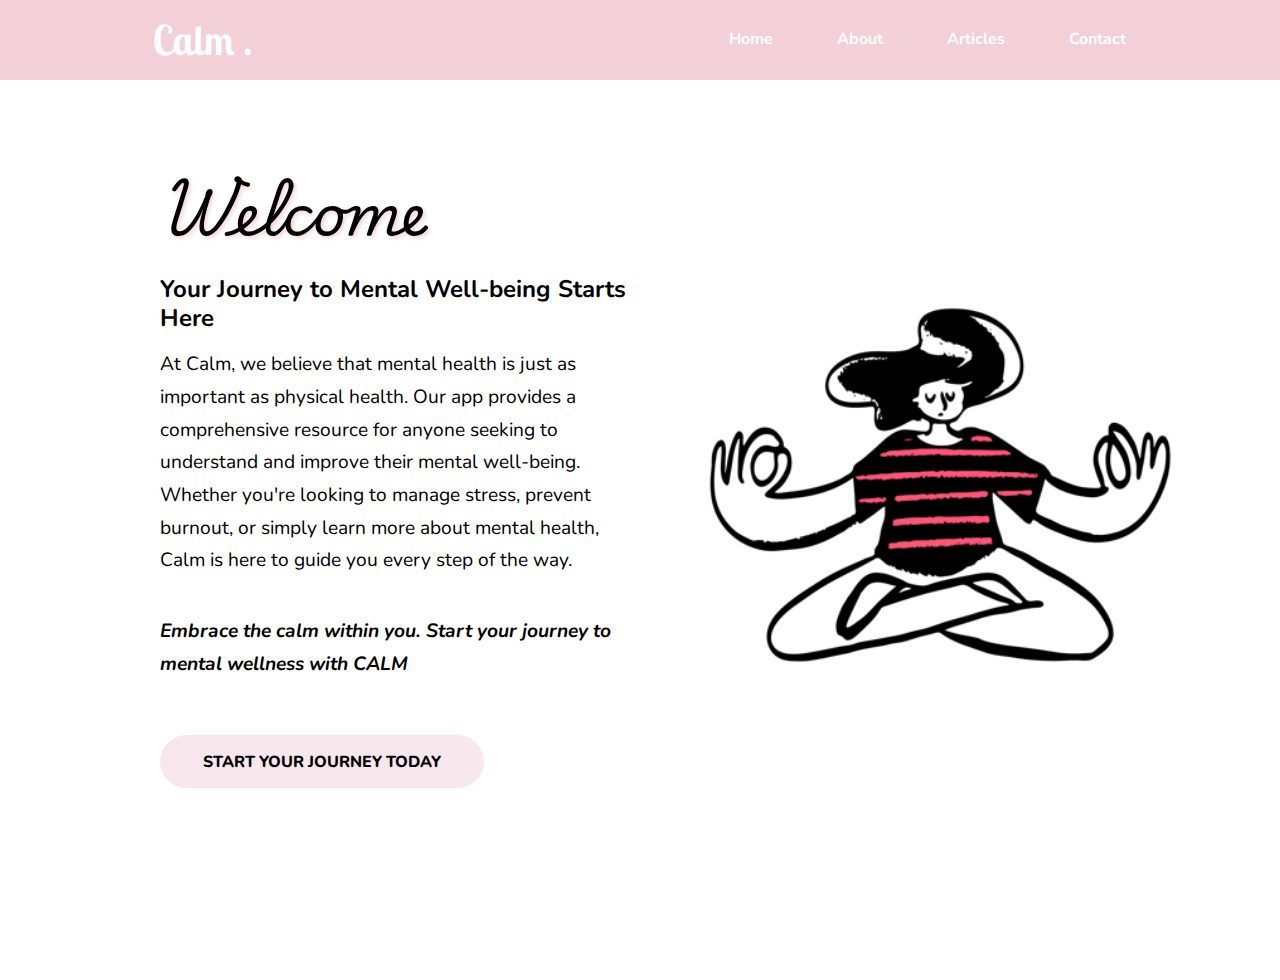
<file: index.html>
<!DOCTYPE html>
<html lang="en">
  <head>
    <meta charset="UTF-8" />
    <meta name="viewport" content="width=device-width, initial-scale=1.0" />

    <!-- FAVICON -->
    <link
      rel="shortcut icon"
      href="./img/Open Doodles - Loving.png"
      type="image/x-icon"
    />

    <title>Calm.</title>

    <!-- ICONSCOUT ICON  -->
    <!-- https://iconscout.com/unicons/explore/line -->
    <link
      rel="stylesheet"
      href="https://unicons.iconscout.com/release/v4.0.8/css/line.css"
    />

    <!-- Google Fonts -->
    <link rel="preconnect" href="https://fonts.googleapis.com" />
    <link rel="preconnect" href="https://fonts.gstatic.com" crossorigin />
    <link
      href="https://fonts.googleapis.com/css2?family=Nunito:ital,wght@0,200..1000;1,200..1000&family=Quicksand:wght@300..700&display=swap"
      rel="stylesheet"
    />

    <link rel="preconnect" href="https://fonts.googleapis.com" />
    <link rel="preconnect" href="https://fonts.gstatic.com" crossorigin />
    <link
      href="https://fonts.googleapis.com/css2?family=Playwrite+US+Trad:wght@100..400&display=swap"
      rel="stylesheet"
    />

    <link rel="preconnect" href="https://fonts.googleapis.com" />
    <link rel="preconnect" href="https://fonts.gstatic.com" crossorigin />
    <link
      href="https://fonts.googleapis.com/css2?family=Playwrite+NZ:wght@100..400&display=swap"
      rel="stylesheet"
    />

    <!-- MY CSS -->
    <link rel="stylesheet" href="./css/style.css" />
  </head>

  <body>
    <!--==================== NAVBAR ====================-->
    <nav>
      <div class="container nav__container">
        <div class="nav__menu-image">
          <a href="index.html">
            <img src="./img/Calm-text.png" alt="calm logo" />
          </a>
        </div>

        <ul class="nav__menu">
          <li><a href="home.html">Home</a></li>
          <li><a href="about.html">About</a></li>
          <li><a href="articles.html">Articles</a></li>
          <li><a href="contact.html">Contact</a></li>
        </ul>
        <button id="open-menu-btn"><i class="uil uil-bars"></i></button>
        <button id="close-menu-btn"><i class="uil uil-multiply"></i></button>
      </div>
    </nav>
    <!--==================== END OF NAVBAR ====================-->

    <!--==================== HEADER ====================-->
    <header>
      <container class="header__container">
        <div class="header__left">
          <h1>Welcome</h1>
          <h2>Your Journey to Mental Well-being Starts Here</h2>
          <p class="intro-1">
            At Calm, we believe that mental health is just as important as
            physical health. Our app provides a comprehensive resource for
            anyone seeking to understand and improve their mental well-being.
            Whether you're looking to manage stress, prevent burnout, or simply
            learn more about mental health, Calm is here to guide you every step
            of the way.
          </p>
          <p class="intro-2">
            Embrace the calm within you. Start your journey to mental wellness
            with CALM
          </p>
          <a href="home.html"
            ><button class="btn">Start Your Journey Today</button></a
          >
        </div>

        <div class="header__right">
          <img
            src="./img/meditating.png"
            class="floating-image"
            alt="meditating image"
          />
        </div>
      </container>
    </header>
    <!--==================== END OF HEADER ====================-->

    <!--==================== JS ====================-->
    <script src="./js/main.js"></script>
    <script src="./js/navbar.js"></script>
    <!--==================== END OF JS ====================-->
  </body>
</html>
</file>
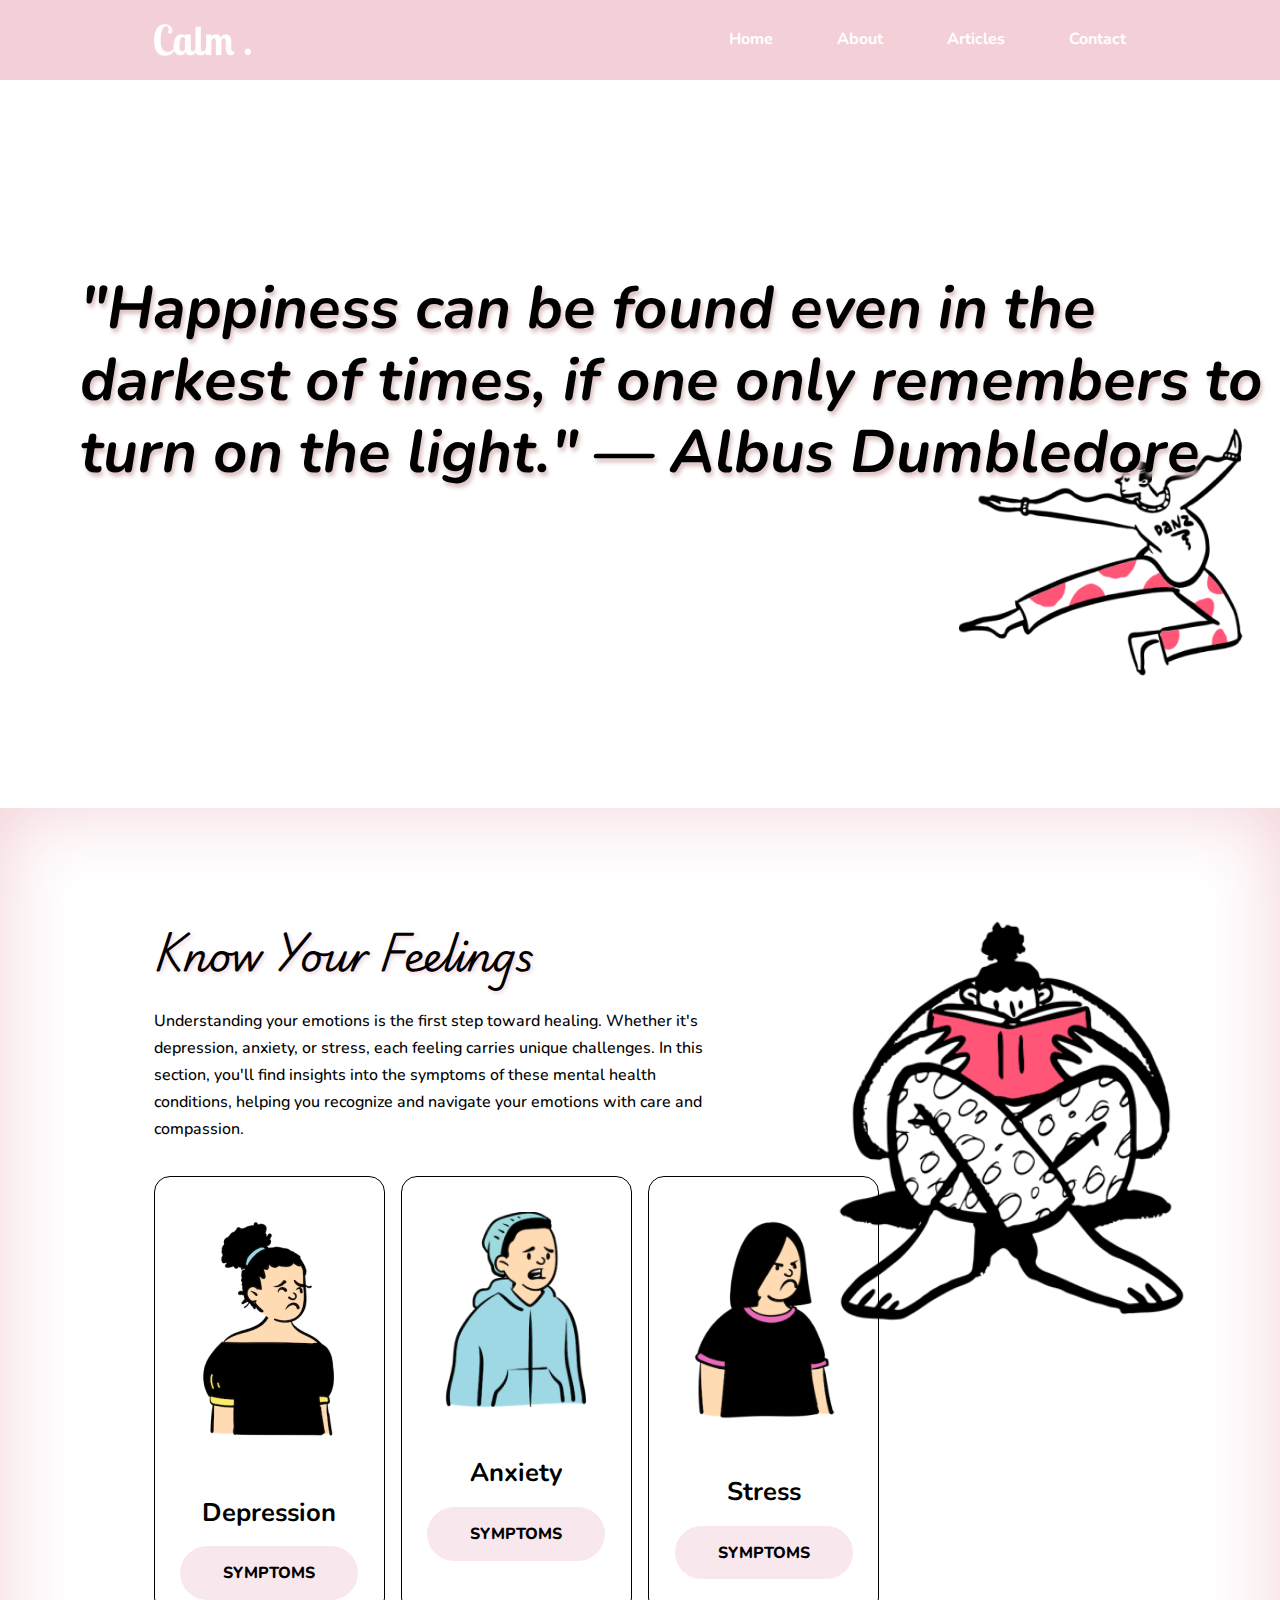
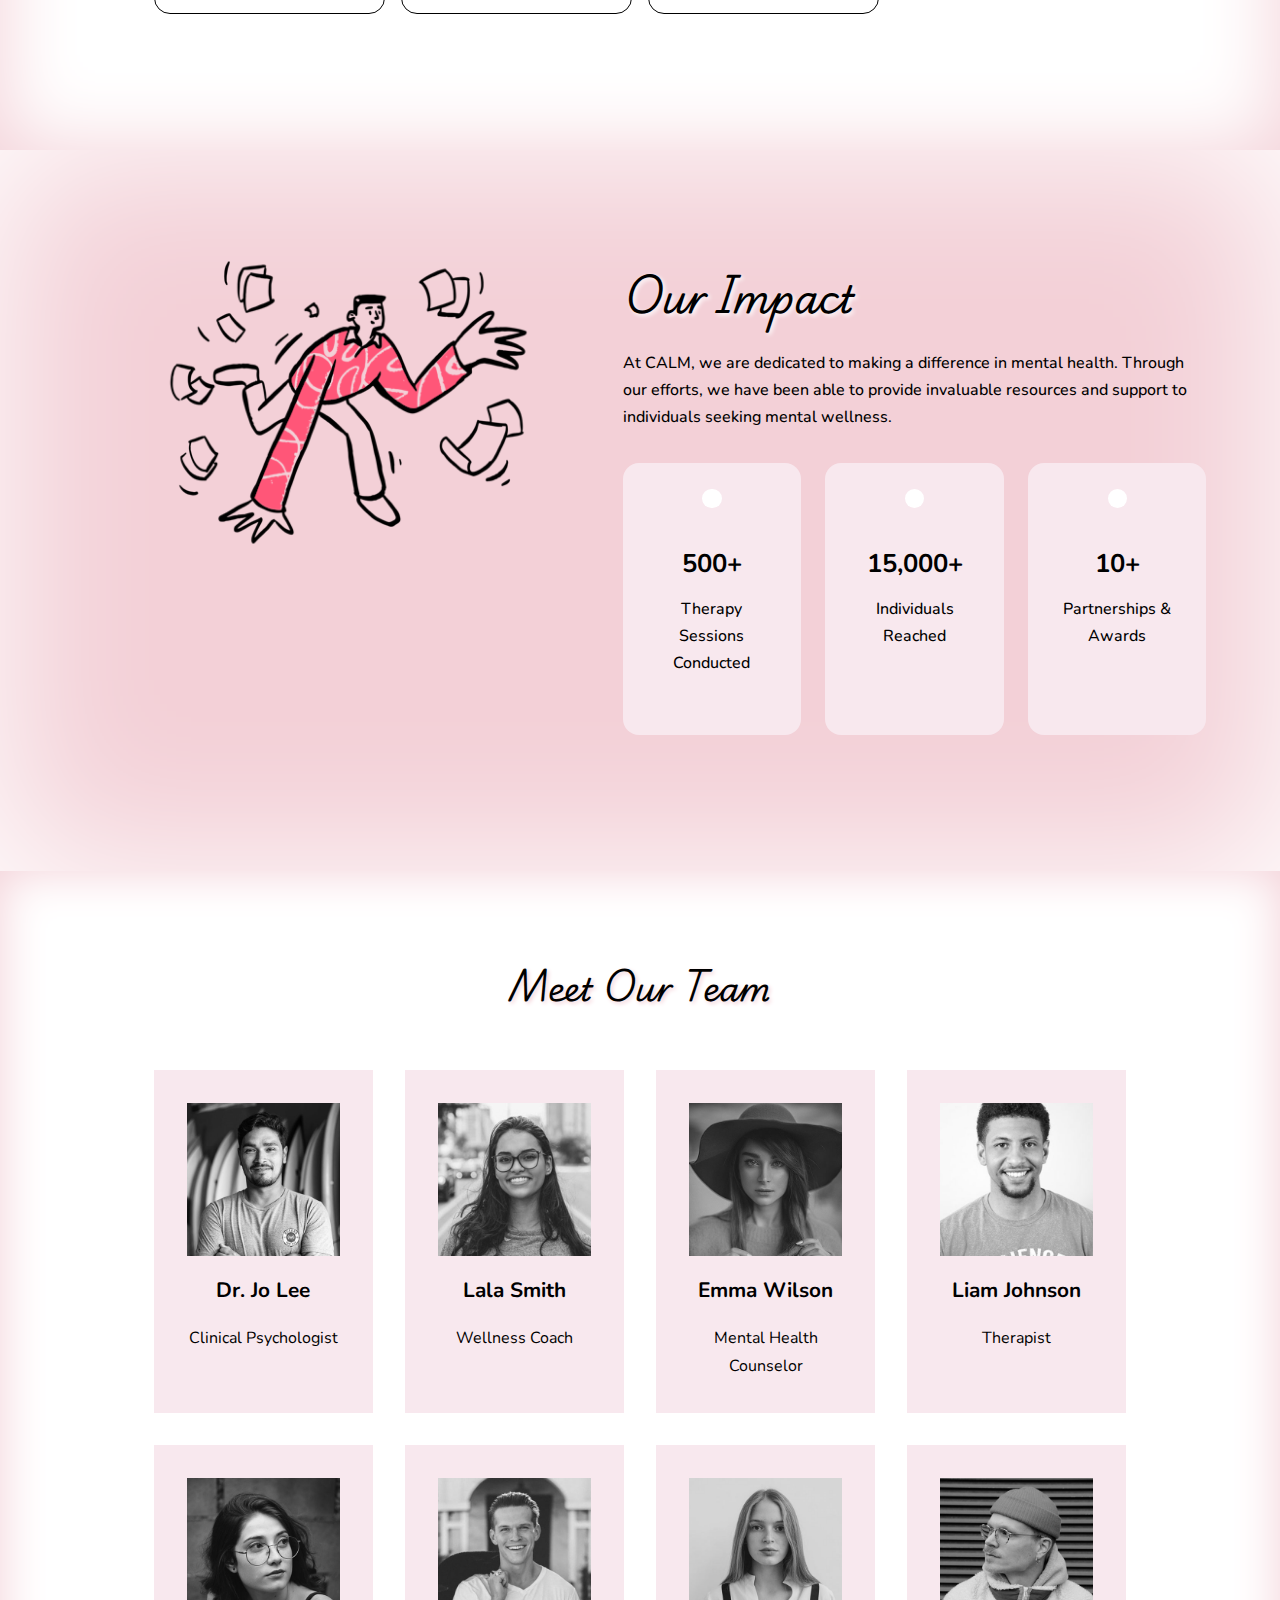
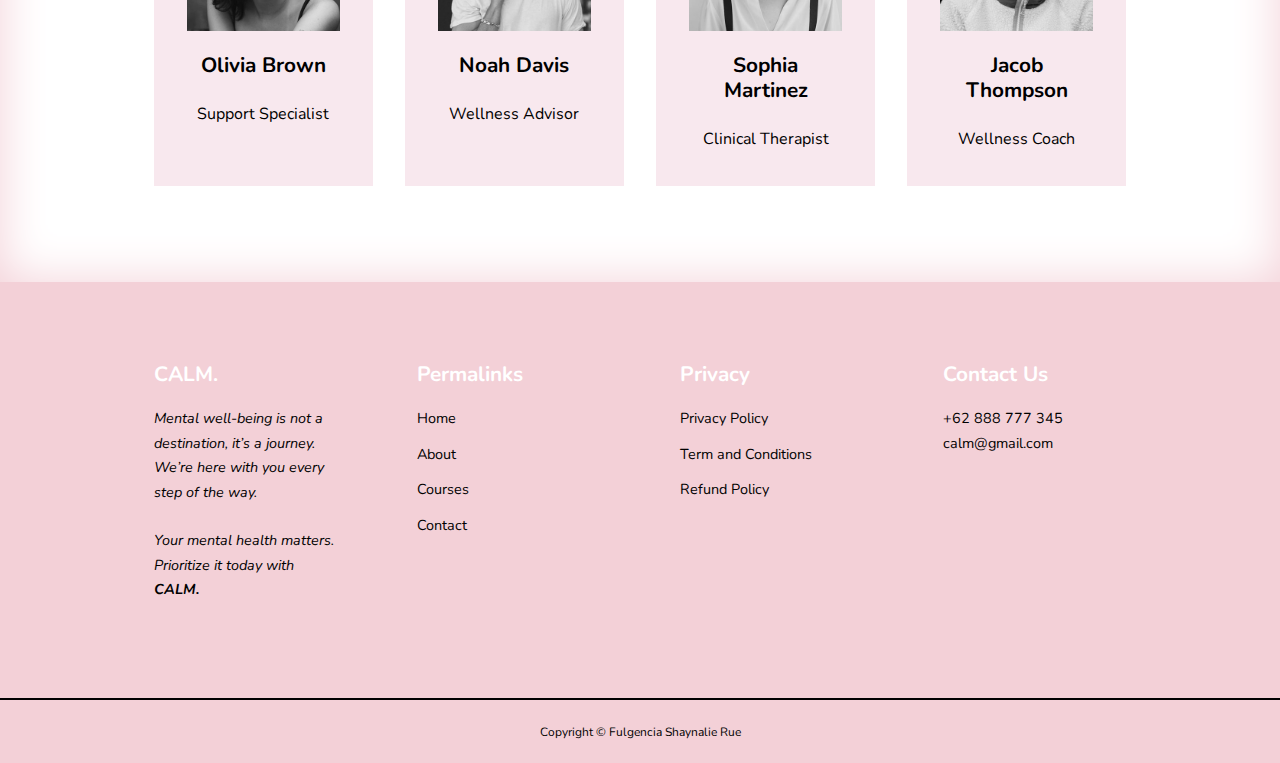
<file: about.html>
<!DOCTYPE html>
<html lang="en">
  <head>
    <meta charset="UTF-8" />
    <meta name="viewport" content="width=device-width, initial-scale=1.0" />
    <!-- FAVICON -->
    <link
      rel="shortcut icon"
      href="./img/Open Doodles - Loving.png"
      type="image/x-icon"
    />

    <title>Calm.</title>

    <!-- ICONSCOUT ICON  -->
    <!-- https://iconscout.com/unicons/explore/line -->
    <link
      rel="stylesheet"
      href="https://unicons.iconscout.com/release/v4.0.8/css/line.css"
    />

    <!-- Google Fonts -->
    <link rel="preconnect" href="https://fonts.googleapis.com" />
    <link rel="preconnect" href="https://fonts.gstatic.com" crossorigin />
    <link
      href="https://fonts.googleapis.com/css2?family=Nunito:ital,wght@0,200..1000;1,200..1000&family=Quicksand:wght@300..700&display=swap"
      rel="stylesheet"
    />

    <link rel="preconnect" href="https://fonts.googleapis.com" />
    <link rel="preconnect" href="https://fonts.gstatic.com" crossorigin />
    <link
      href="https://fonts.googleapis.com/css2?family=Playwrite+US+Trad:wght@100..400&display=swap"
      rel="stylesheet"
    />

    <link rel="preconnect" href="https://fonts.googleapis.com" />
    <link rel="preconnect" href="https://fonts.gstatic.com" crossorigin />
    <link
      href="https://fonts.googleapis.com/css2?family=Playwrite+NZ:wght@100..400&display=swap"
      rel="stylesheet"
    />

    <!-- MY CSS -->
    <link rel="stylesheet" href="./css/style.css" />
    <link rel="stylesheet" href="./css/home.css" />
    <link rel="stylesheet" href="./css/about.css" />

    <!-- SWIPER JS CSS -->
    <link
      rel="stylesheet"
      href="https://cdn.jsdelivr.net/npm/swiper@11/swiper-bundle.min.css"
    />
  </head>
  <body>
    <!--==================== NAVBAR ====================-->
    <nav>
      <div class="container nav__container">
        <div class="nav__menu-image">
          <a href="index.html">
            <img src="./img/Calm-text.png" alt="calm logo" />
          </a>
        </div>

        <ul class="nav__menu">
          <li><a href="home.html">Home</a></li>
          <li><a href="about.html">About</a></li>
          <li><a href="articles.html">Articles</a></li>
          <li><a href="contact.html">Contact</a></li>
        </ul>
        <button id="open-menu-btn"><i class="uil uil-bars"></i></button>
        <button id="close-menu-btn"><i class="uil uil-multiply"></i></button>
      </div>
    </nav>
    <!--==================== END OF NAVBAR ====================-->

    <!-- ================ SLIDER ================  -->
    <div class="banner-carousel">
      <div class="banner-slide active">
        <img src="img/banner1.png" alt="Banner 1" />
        <h1 class="header-text">
          "Happiness can be found even in the darkest of times, if one only
          remembers to turn on the light." — Albus Dumbledore
        </h1>
      </div>
      <div class="banner-slide">
        <img src="img/banner2.png" alt="Banner 2" />
        <h1 class="header-text">
          “You don’t have to be positive all the time. It’s perfectly okay to
          feel sad, angry, annoyed, frustrated, scared and anxious. Having
          feelings doesn’t make you a negative person. It makes you human.” —
          Lori Deschene
        </h1>
      </div>
      <div class="banner-slide">
        <img src="img/banner4.png" alt="Banner 4" />
        <h1 class="header-text">
          “It is during our darkest moments that we must focus to see the
          light.” — Aristotle
        </h1>
      </div>
    </div>
    <!-- ================ END OF SLIDER================  -->

    <!-- ================ TEST================  -->
    <section class="about_tests">
      <div class="container about_tests-container">
        <div class="about_tests-left">
          <h1>Know Your Feelings</h1>
          <p>
            Understanding your emotions is the first step toward healing.
            Whether it's depression, anxiety, or stress, each feeling carries
            unique challenges. In this section, you'll find insights into the
            symptoms of these mental health conditions, helping you recognize
            and navigate your emotions with care and compassion.
          </p>

          <div class="tests_cards">
            <article class="test_card">
              <span class="test_icon">
                <img src="./img/depression.png" alt="" />
              </span>
              <h3>Depression</h3>
              <a
                href="https://www.nhs.uk/mental-health/conditions/depression-in-adults/symptoms/"
                target="_blank"
                id="Symptoms"
                class="btn"
                >Symptoms</a
              >
            </article>

            <article class="test_card">
              <span class="test_icon">
                <img src="./img/anxiety.png" alt="" />
              </span>
              <h3>Anxiety</h3>
              <a
                href="https://www.nhs.uk/mental-health/feelings-symptoms-behaviours/feelings-and-symptoms/anxiety-disorder-signs/"
                target="_blank"
                id="Symptoms"
                class="btn"
                >Symptoms</a
              >
            </article>

            <article class="test_card">
              <span class="test_icon">
                <img src="./img/stress.png" alt="" />
              </span>
              <h3>Stress</h3>
              <a
                href="https://www.mind.org.uk/information-support/types-of-mental-health-problems/stress/signs-and-symptoms-of-stress/"
                target="_blank"
                id="Symptoms"
                class="btn"
                >Symptoms</a
              >
            </article>
          </div>
        </div>
        <div class="about_tests-right">
          <img src="./img/Studying.png" alt="tests" />
        </div>
      </div>
    </section>
    <!--=====End of ====================-->

    <!-- ================ ACHIEVEMENT================  -->
    <section class="about_achivements">
      <div class="container about_achievements-container">
        <div class="about_achievements-left">
          <img src="./img/achievements.png" alt="Achievements" />
        </div>
        <div class="about_achievements-right">
          <h1>Our Impact</h1>
          <p>
            At CALM, we are dedicated to making a difference in mental health.
            Through our efforts, we have been able to provide invaluable
            resources and support to individuals seeking mental wellness.
          </p>
          <div class="achievements_cards">
            <article class="achievement_card">
              <span class="achievement_icon">
                <i class="uil uil-calendar-alt"></i>
              </span>
              <h3>500+</h3>
              <p>Therapy Sessions Conducted</p>
            </article>

            <article class="achievement_card">
              <span class="achievement_icon">
                <i class="uil uil-heart"></i>
              </span>
              <h3>15,000+</h3>
              <p>Individuals Reached</p>
            </article>

            <article class="achievement_card">
              <span class="achievement_icon">
                <i class="uil uil-award"></i>
              </span>
              <h3>10+</h3>
              <p>Partnerships & Awards</p>
            </article>
          </div>
        </div>
      </div>
    </section>
    <!--=====End of Achivements====================-->

    <!-- ================ TEAMS ================  -->
    <section class="team">
      <h2>Meet Our Team</h2>
      <div class="container team__container">
        <article class="team__member">
          <div class="team__member-image">
            <img src="./img/tm1.jpg" alt="Dr. Sarah Lee" />
          </div>
          <div class="team__member-info">
            <h4>Dr. Jo Lee</h4>
            <p>Clinical Psychologist</p>
          </div>
          <div class="team__member-socials">
            <a href="https://instagram.com" target="_blank">
              <i class="uil uil-instagram"></i>
            </a>
            <a href="https://twitter.com" target="_blank">
              <i class="uil uil-twitter"></i>
            </a>
            <a href="https://linkedin.com" target="_blank">
              <i class="uil uil-linkedin"></i>
            </a>
          </div>
        </article>

        <article class="team__member">
          <div class="team__member-image">
            <img src="./img/tm2.jpg" alt="James Smith" />
          </div>
          <div class="team__member-info">
            <h4>Lala Smith</h4>
            <p>Wellness Coach</p>
          </div>
          <div class="team__member-socials">
            <a href="https://instagram.com" target="_blank">
              <i class="uil uil-instagram"></i>
            </a>
            <a href="https://twitter.com" target="_blank">
              <i class="uil uil-twitter"></i>
            </a>
            <a href="https://linkedin.com" target="_blank">
              <i class="uil uil-linkedin"></i>
            </a>
          </div>
        </article>

        <article class="team__member">
          <div class="team__member-image">
            <img src="./img/tm3.jpg" alt="Emma Wilson" />
          </div>
          <div class="team__member-info">
            <h4>Emma Wilson</h4>
            <p>Mental Health Counselor</p>
          </div>
          <div class="team__member-socials">
            <a href="https://instagram.com" target="_blank">
              <i class="uil uil-instagram"></i>
            </a>
            <a href="https://twitter.com" target="_blank">
              <i class="uil uil-twitter"></i>
            </a>
            <a href="https://linkedin.com" target="_blank">
              <i class="uil uil-linkedin"></i>
            </a>
          </div>
        </article>

        <article class="team__member">
          <div class="team__member-image">
            <img src="./img/tm4.jpg" alt="Liam Johnson" />
          </div>
          <div class="team__member-info">
            <h4>Liam Johnson</h4>
            <p>Therapist</p>
          </div>
          <div class="team__member-socials">
            <a href="https://instagram.com" target="_blank">
              <i class="uil uil-instagram"></i>
            </a>
            <a href="https://twitter.com" target="_blank">
              <i class="uil uil-twitter"></i>
            </a>
            <a href="https://linkedin.com" target="_blank">
              <i class="uil uil-linkedin"></i>
            </a>
          </div>
        </article>

        <article class="team__member">
          <div class="team__member-image">
            <img src="./img/tm5.jpg" alt="Olivia Brown" />
          </div>
          <div class="team__member-info">
            <h4>Olivia Brown</h4>
            <p>Support Specialist</p>
          </div>
          <div class="team__member-socials">
            <a href="https://instagram.com" target="_blank">
              <i class="uil uil-instagram"></i>
            </a>
            <a href="https://twitter.com" target="_blank">
              <i class="uil uil-twitter"></i>
            </a>
            <a href="https://linkedin.com" target="_blank">
              <i class="uil uil-linkedin"></i>
            </a>
          </div>
        </article>

        <article class="team__member">
          <div class="team__member-image">
            <img src="./img/tm6.jpg" alt="Noah Davis" />
          </div>
          <div class="team__member-info">
            <h4>Noah Davis</h4>
            <p>Wellness Advisor</p>
          </div>
          <div class="team__member-socials">
            <a href="https://instagram.com" target="_blank">
              <i class="uil uil-instagram"></i>
            </a>
            <a href="https://twitter.com" target="_blank">
              <i class="uil uil-twitter"></i>
            </a>
            <a href="https://linkedin.com" target="_blank">
              <i class="uil uil-linkedin"></i>
            </a>
          </div>
        </article>

        <article class="team__member">
          <div class="team__member-image">
            <img src="./img/tm7.jpg" alt="Sophia Martinez" />
          </div>
          <div class="team__member-info">
            <h4>Sophia Martinez</h4>
            <p>Clinical Therapist</p>
          </div>
          <div class="team__member-socials">
            <a href="https://instagram.com" target="_blank">
              <i class="uil uil-instagram"></i>
            </a>
            <a href="https://twitter.com" target="_blank">
              <i class="uil uil-twitter"></i>
            </a>
            <a href="https://linkedin.com" target="_blank">
              <i class="uil uil-linkedin"></i>
            </a>
          </div>
        </article>

        <article class="team__member">
          <div class="team__member-image">
            <img src="./img/tm8.jpg" alt="Isabella Thompson" />
          </div>
          <div class="team__member-info">
            <h4>Jacob Thompson</h4>
            <p>Wellness Coach</p>
          </div>
          <div class="team__member-socials">
            <a href="https://instagram.com" target="_blank">
              <i class="uil uil-instagram"></i>
            </a>
            <a href="https://twitter.com" target="_blank">
              <i class="uil uil-twitter"></i>
            </a>
            <a href="https://linkedin.com" target="_blank">
              <i class="uil uil-linkedin"></i>
            </a>
          </div>
        </article>
      </div>
    </section>

    <!-- ================ END OF TEAMS ================  -->

    <!--==================== FOOTER ====================-->
    <footer class="footer">
      <div class="container footer__container">
        <div class="footer__1">
          <a href="index.html" class="footer_logo"> <h4>CALM.</h4></a>
          <p>
            Mental well-being is not a destination, it’s a journey. We’re here
            with you every step of the way.
            <br />
            <br />
            Your mental health matters. Prioritize it today with
            <strong>CALM.</strong>
          </p>
        </div>
        <div class="footer__2">
          <h4>Permalinks</h4>
          <ul class="permalinks">
            <li><a href="index.html">Home</a></li>
            <li><a href="about.html">About</a></li>
            <li><a href="courses.html">Courses</a></li>
            <li><a href="contact.html">Contact</a></li>
          </ul>
        </div>
        <div class="footer__3">
          <h4>Privacy</h4>
          <ul class="Privacy">
            <li><a href="#">Privacy Policy</a></li>
            <li><a href="#">Term and Conditions</a></li>
            <li><a href="#">Refund Policy</a></li>
          </ul>
        </div>

        <div class="footer__4">
          <h4>Contact Us</h4>
          <div>
            <p>+62 888 777 345</p>
            <p>calm@gmail.com</p>
          </div>
          <ul class="footer__socials">
            <li>
              <a href="#"><i class="uil uil-facebook-f"></i></a>
            </li>
            <li>
              <a href="#"><i class="uil uil-instagram-alt"></i></a>
            </li>
            <li>
              <a href="#"><i class="uil uil-twitter"></i></a>
            </li>
            <li>
              <a href="#"><i class="uil uil-linkedin-alt"></i></a>
            </li>
          </ul>
        </div>
      </div>

      <div class="footer__copyright">
        <small>Copyright &copy; Fulgencia Shaynalie Rue</small>
      </div>
    </footer>
    <!--==================== END OF FOOTER ====================-->

    <!--==================== JS ====================-->
    <script src="./js/navbar.js"></script>
    <script src="./js/home.js"></script>
    <script src="./js/banner.js"></script>
    <!--==================== END OF JS ====================-->
  </body>
</html>
</file>
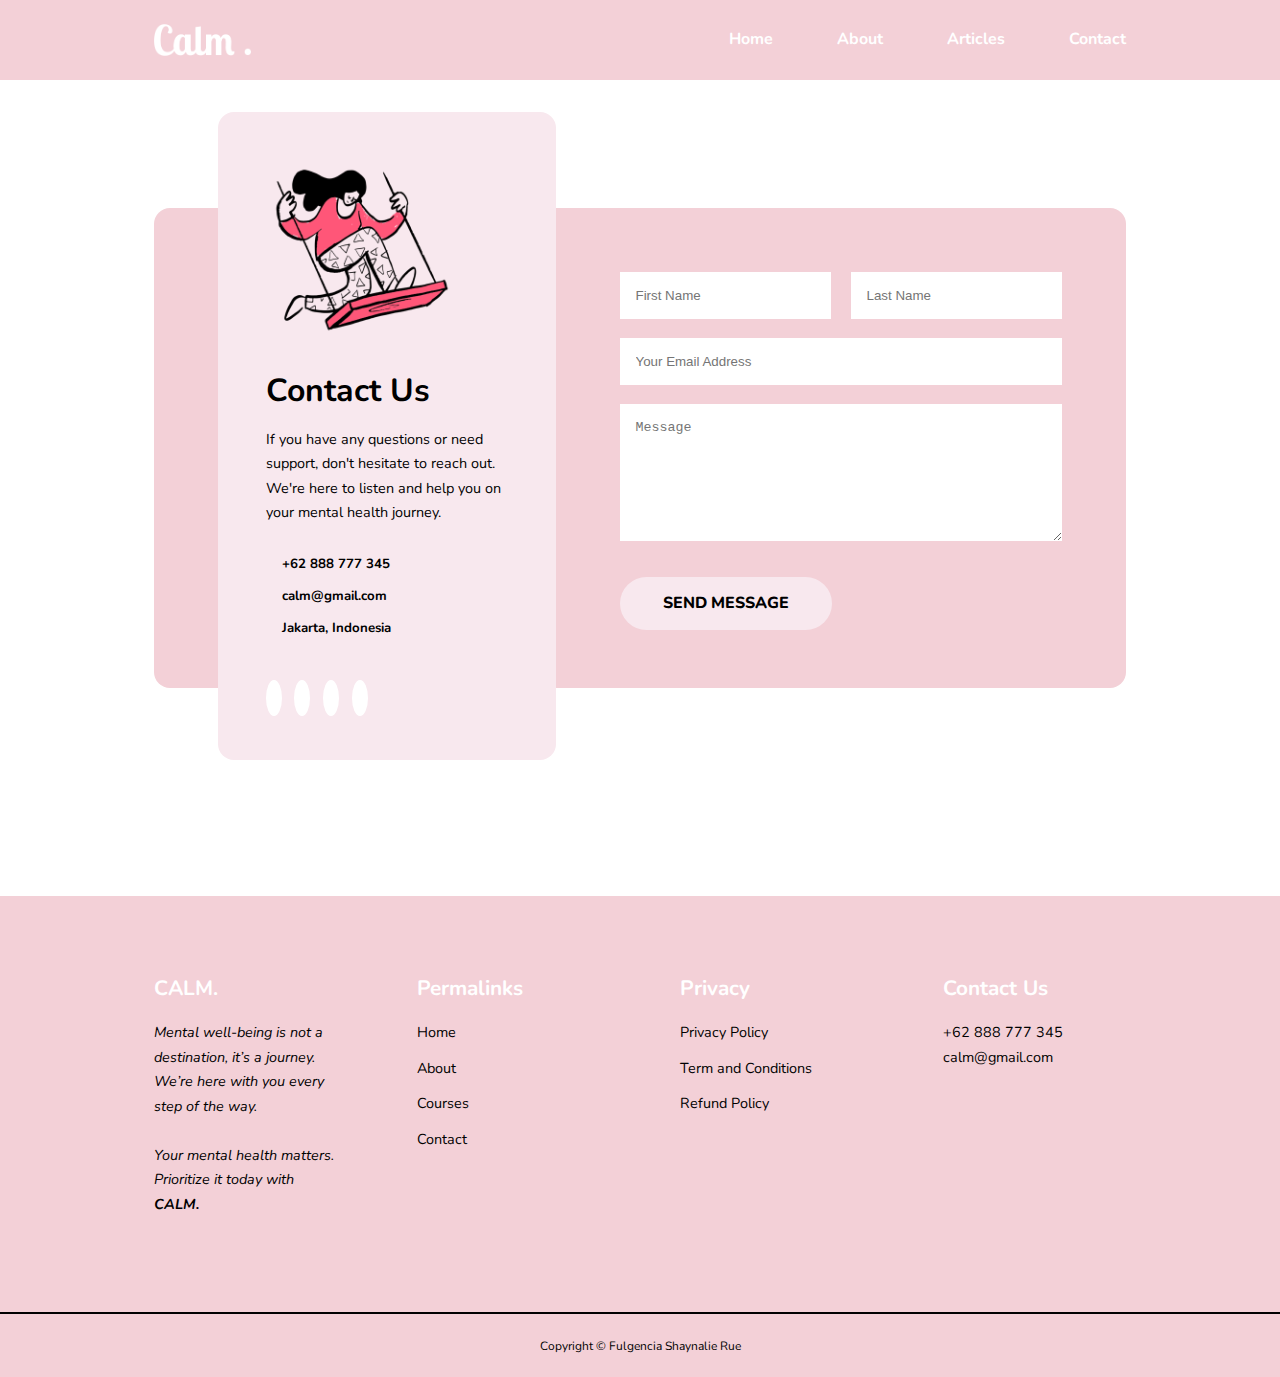
<file: contact.html>
<!DOCTYPE html>
<html lang="en">
  <head>
    <meta charset="UTF-8" />
    <meta name="viewport" content="width=device-width, initial-scale=1.0" />
    <!-- FAVICON -->
    <link
      rel="shortcut icon"
      href="./img/Open Doodles - Loving.png"
      type="image/x-icon"
    />

    <title>Calm.</title>

    <!-- ICONSCOUT ICON  -->
    <!-- https://iconscout.com/unicons/explore/line -->
    <link
      rel="stylesheet"
      href="https://unicons.iconscout.com/release/v4.0.8/css/line.css"
    />

    <!-- Google Fonts -->
    <link rel="preconnect" href="https://fonts.googleapis.com" />
    <link rel="preconnect" href="https://fonts.gstatic.com" crossorigin />
    <link
      href="https://fonts.googleapis.com/css2?family=Nunito:ital,wght@0,200..1000;1,200..1000&family=Quicksand:wght@300..700&display=swap"
      rel="stylesheet"
    />

    <link rel="preconnect" href="https://fonts.googleapis.com" />
    <link rel="preconnect" href="https://fonts.gstatic.com" crossorigin />
    <link
      href="https://fonts.googleapis.com/css2?family=Playwrite+US+Trad:wght@100..400&display=swap"
      rel="stylesheet"
    />

    <link rel="preconnect" href="https://fonts.googleapis.com" />
    <link rel="preconnect" href="https://fonts.gstatic.com" crossorigin />
    <link
      href="https://fonts.googleapis.com/css2?family=Playwrite+NZ:wght@100..400&display=swap"
      rel="stylesheet"
    />

    <!-- MY CSS -->
    <link rel="stylesheet" href="./css/style.css" />
    <link rel="stylesheet" href="./css/home.css" />
    <link rel="stylesheet" href="./css/about.css" />
    <link rel="stylesheet" href="./css/contact.css" />

    <!-- SWIPER JS CSS -->
    <link
      rel="stylesheet"
      href="https://cdn.jsdelivr.net/npm/swiper@11/swiper-bundle.min.css"
    />
  </head>

  <body>
    <!--==================== NAVBAR ====================-->
    <nav>
      <div class="container nav__container">
        <div class="nav__menu-image">
          <a href="index.html">
            <img src="./img/Calm-text.png" alt="calm logo" />
          </a>
        </div>

        <ul class="nav__menu">
          <li><a href="home.html">Home</a></li>
          <li><a href="about.html">About</a></li>
          <li><a href="articles.html">Articles</a></li>
          <li><a href="contact.html">Contact</a></li>
        </ul>
        <button id="open-menu-btn"><i class="uil uil-bars"></i></button>
        <button id="close-menu-btn"><i class="uil uil-multiply"></i></button>
      </div>
    </nav>
    <!--==================== END OF NAVBAR ====================-->

    <!-- ================ CONTACT  ================ -->

    <section class="contact">
      <div class="container contact_container">
        <aside class="contact_aside">
          <div class="aside_image">
            <img src="./img/contact.png" alt="" />
          </div>
          <h2>Contact Us</h2>
          <p>
            If you have any questions or need support, don't hesitate to reach
            out. We're here to listen and help you on your mental health
            journey.
          </p>

          <ul class="contact_details">
            <li>
              <i class="uil uil-phone-times"></i>
              <h5>+62 888 777 345</h5>
            </li>
            <li>
              <i class="uil uil-envelope"></i>
              <h5>calm@gmail.com</h5>
            </li>
            <li>
              <i class="uil uil-location-point"></i>
              <h5>Jakarta, Indonesia</h5>
            </li>
          </ul>
          <ul class="contact_socials">
            <li>
              <a href="#"><i class="uil uil-facebook-f"></i></a>
            </li>
            <li>
              <a href="#"><i class="uil uil-instagram"></i></a>
            </li>
            <li>
              <a href="#"><i class="uil uil-twitter"></i></a>
            </li>
            <li>
              <a href="#"><i class="uil uil-linkedin-alt"></i></a>
            </li>
          </ul>
        </aside>

        <!-- ================ form  ================ -->

        <!-- <form action="https://formspree.io/f/xwkygknw" method="POST" class="contact_form"> -->
        <form
          action="https://formspree.io/f/xqazlaqd"
          method="POST"
          class="contact_form"
        >
          <div class="form_name">
            <input
              type="text"
              name="First Name"
              placeholder="First Name"
              required
            />
            <input
              type="text"
              name="Last Name"
              placeholder="Last Name"
              required
            />
          </div>
          <input
            type="email"
            name="Email Address"
            placeholder="Your Email Address"
            required
          />
          <textarea
            name="message"
            id=""
            cols="30"
            rows="7"
            placeholder="Message"
            required
          ></textarea>
          <button type="submit" class="btn btn-primary">Send Message</button>
        </form>
      </div>
    </section>

    <!--=====End of Contact====================-->

    <!--==================== FOOTER ====================-->
    <footer class="footer">
      <div class="container footer__container">
        <div class="footer__1">
          <a href="index.html" class="footer_logo"> <h4>CALM.</h4></a>
          <p>
            Mental well-being is not a destination, it’s a journey. We’re here
            with you every step of the way.
            <br />
            <br />
            Your mental health matters. Prioritize it today with
            <strong>CALM.</strong>
          </p>
        </div>
        <div class="footer__2">
          <h4>Permalinks</h4>
          <ul class="permalinks">
            <li><a href="index.html">Home</a></li>
            <li><a href="about.html">About</a></li>
            <li><a href="articles.html">Courses</a></li>
            <li><a href="contact.html">Contact</a></li>
          </ul>
        </div>
        <div class="footer__3">
          <h4>Privacy</h4>
          <ul class="Privacy">
            <li><a href="#">Privacy Policy</a></li>
            <li><a href="#">Term and Conditions</a></li>
            <li><a href="#">Refund Policy</a></li>
          </ul>
        </div>

        <div class="footer__4">
          <h4>Contact Us</h4>
          <div>
            <p>+62 888 777 345</p>
            <p>calm@gmail.com</p>
          </div>
          <ul class="footer__socials">
            <li>
              <a href="#"><i class="uil uil-facebook-f"></i></a>
            </li>
            <li>
              <a href="#"><i class="uil uil-instagram-alt"></i></a>
            </li>
            <li>
              <a href="#"><i class="uil uil-twitter"></i></a>
            </li>
            <li>
              <a href="#"><i class="uil uil-linkedin-alt"></i></a>
            </li>
          </ul>
        </div>
      </div>

      <div class="footer__copyright">
        <small>Copyright &copy; Fulgencia Shaynalie Rue</small>
      </div>
    </footer>
    <!--==================== END OF FOOTER ====================-->

    <!--==================== JS ====================-->
    <script src="./js/navbar.js"></script>
    <script src="./js/home.js"></script>
    <!--==================== END OF JS ====================-->
  </body>
</html>
</file>
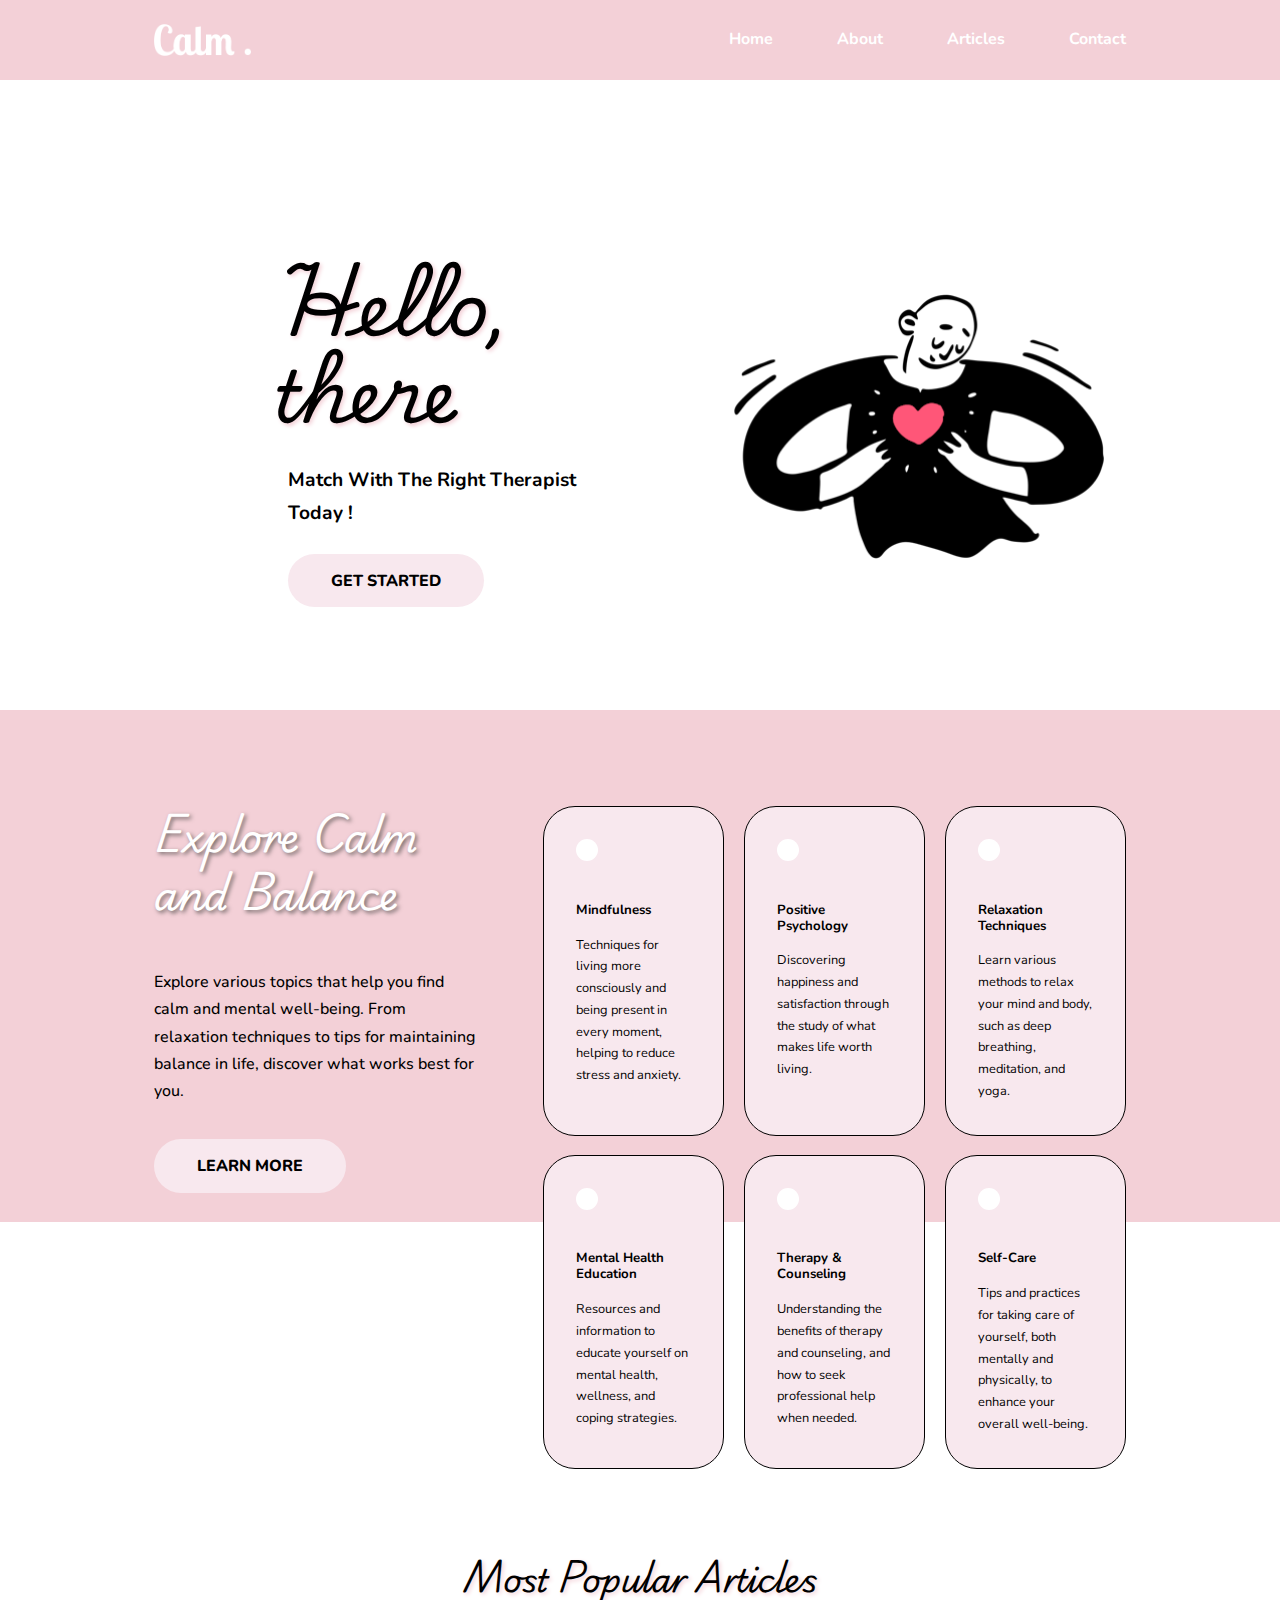
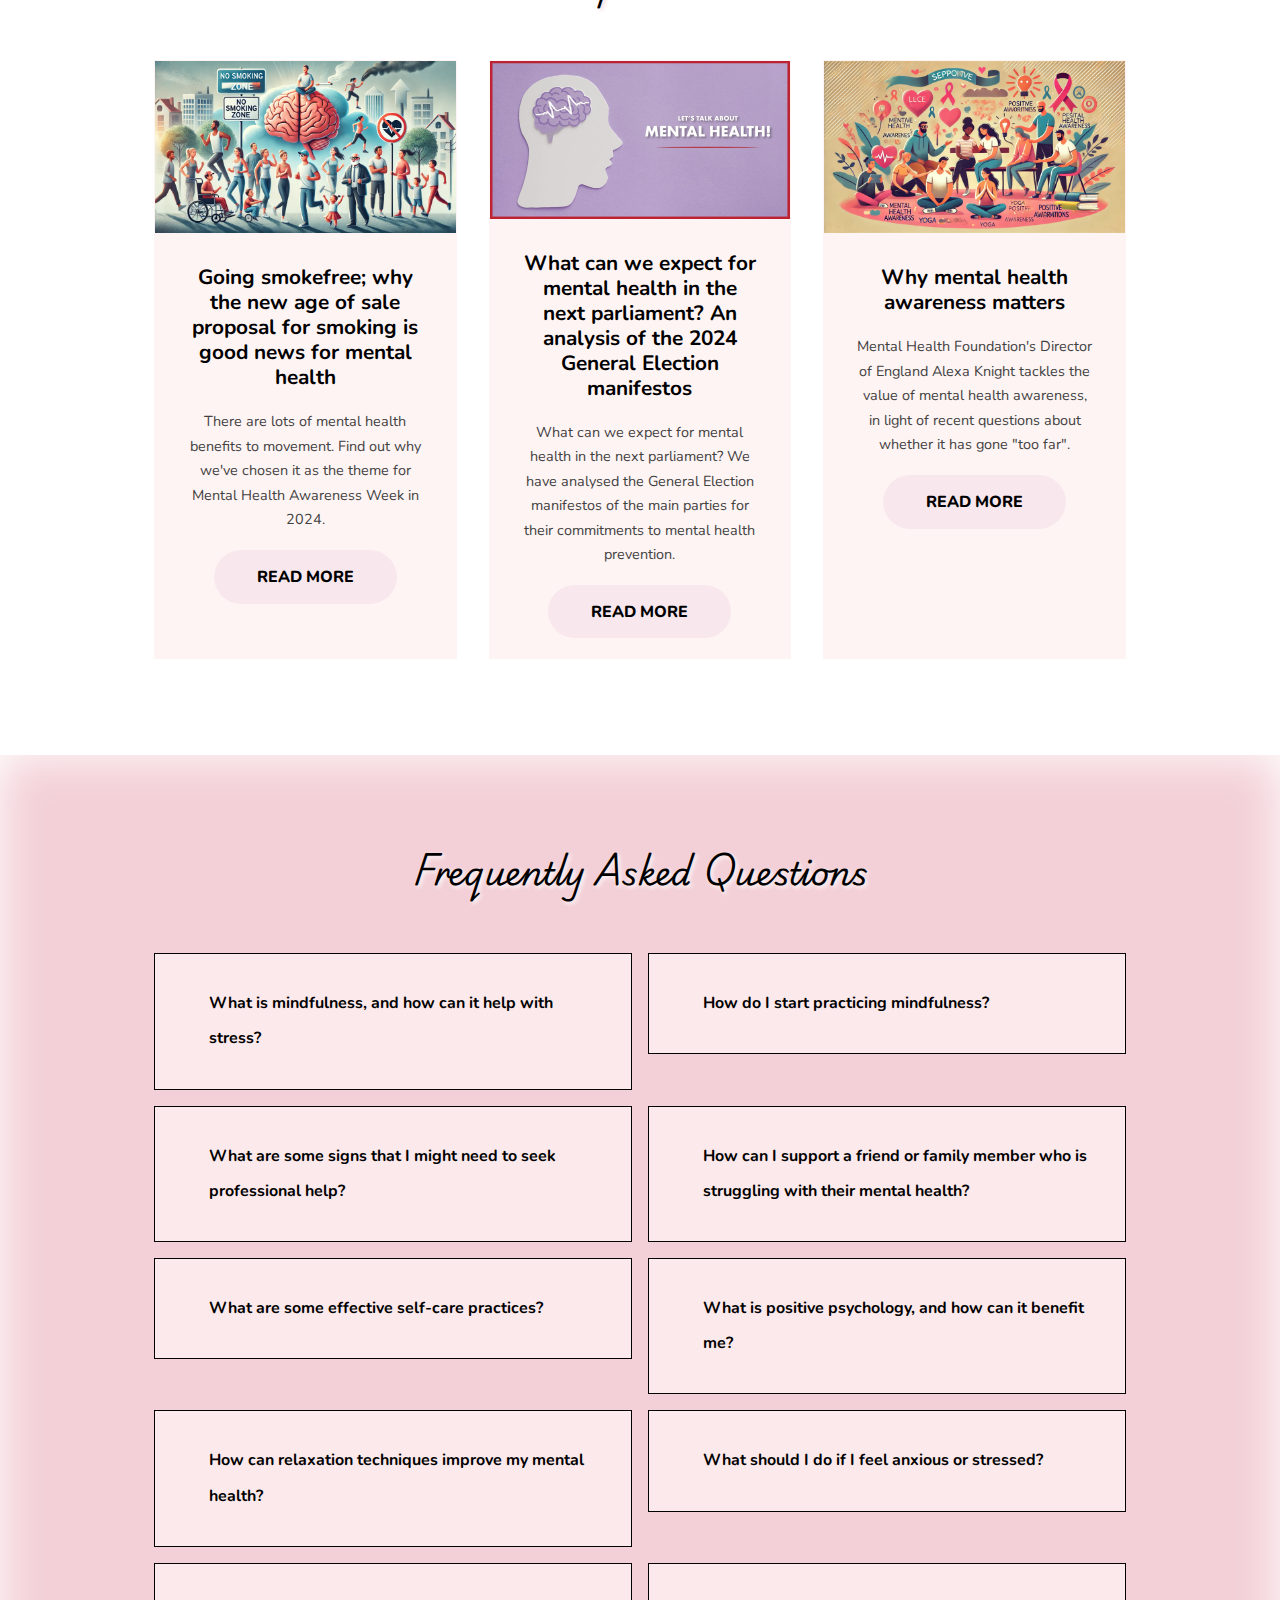
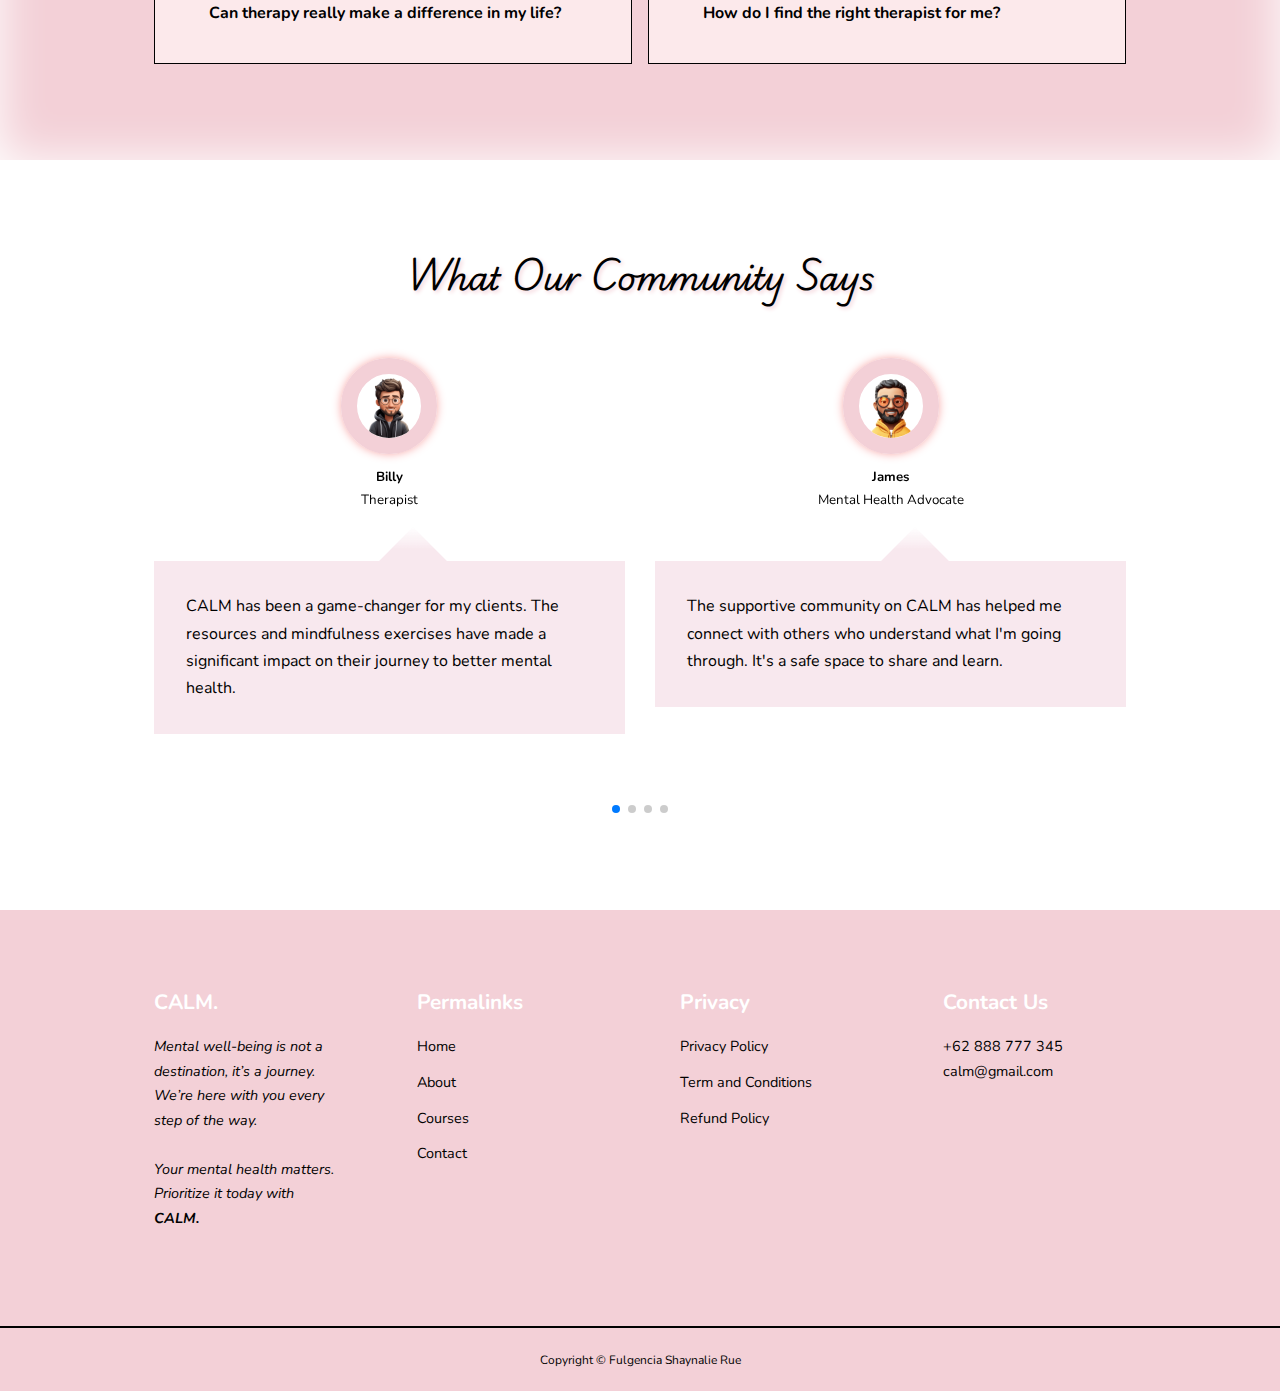
<file: home.html>
<!DOCTYPE html>
<html lang="en">
  <head>
    <meta charset="UTF-8" />
    <meta name="viewport" content="width=device-width, initial-scale=1.0" />
    <!-- FAVICON -->
    <link
      rel="shortcut icon"
      href="./img/Open Doodles - Loving.png"
      type="image/x-icon"
    />

    <title>Calm.</title>

    <!-- ICONSCOUT ICON  -->
    <!-- https://iconscout.com/unicons/explore/line -->
    <link
      rel="stylesheet"
      href="https://unicons.iconscout.com/release/v4.0.8/css/line.css"
    />

    <!-- Google Fonts -->
    <link rel="preconnect" href="https://fonts.googleapis.com" />
    <link rel="preconnect" href="https://fonts.gstatic.com" crossorigin />
    <link
      href="https://fonts.googleapis.com/css2?family=Nunito:ital,wght@0,200..1000;1,200..1000&family=Quicksand:wght@300..700&display=swap"
      rel="stylesheet"
    />

    <link rel="preconnect" href="https://fonts.googleapis.com" />
    <link rel="preconnect" href="https://fonts.gstatic.com" crossorigin />
    <link
      href="https://fonts.googleapis.com/css2?family=Playwrite+US+Trad:wght@100..400&display=swap"
      rel="stylesheet"
    />

    <link rel="preconnect" href="https://fonts.googleapis.com" />
    <link rel="preconnect" href="https://fonts.gstatic.com" crossorigin />
    <link
      href="https://fonts.googleapis.com/css2?family=Playwrite+NZ:wght@100..400&display=swap"
      rel="stylesheet"
    />

    <!-- MY CSS -->
    <link rel="stylesheet" href="./css/style.css" />
    <link rel="stylesheet" href="./css/home.css" />

    <!-- SWIPER JS CSS -->
    <link
      rel="stylesheet"
      href="https://cdn.jsdelivr.net/npm/swiper@11/swiper-bundle.min.css"
    />
  </head>

  <body>
    <!--==================== NAVBAR ====================-->
    <nav>
      <div class="container nav__container">
        <div class="nav__menu-image">
          <a href="index.html">
            <img src="./img/Calm-text.png" alt="calm logo" />
          </a>
        </div>

        <ul class="nav__menu">
          <li><a href="home.html">Home</a></li>
          <li><a href="about.html">About</a></li>
          <li><a href="articles.html">Articles</a></li>
          <li><a href="contact.html">Contact</a></li>
        </ul>
        <button id="open-menu-btn"><i class="uil uil-bars"></i></button>
        <button id="close-menu-btn"><i class="uil uil-multiply"></i></button>
      </div>
    </nav>
    <!--==================== END OF NAVBAR ====================-->

    <!--==================== HEADER ====================-->
    <header>
      <div class="container header__container">
        <div class="header__left">
          <h1>Hello, there</h1>
          <p>Match With The Right Therapist Today !</p>
          <div class="button-header">
            <a href="courses.html" class="btn btn-primary">Get Started</a>
          </div>
        </div>

        <div class="header__right">
          <img src="./img/Loving.png" class="header-image" alt="" />
        </div>
      </div>
    </header>
    <!--==================== END OF HEADER ====================-->

    <!-- ================ CATEGORIES ================  -->
    <section class="categories">
      <div class="container categories__container">
        <div class="categories__left">
          <h1>Explore Calm and Balance</h1>
          <p>
            Explore various topics that help you find calm and mental
            well-being. From relaxation techniques to tips for maintaining
            balance in life, discover what works best for you.
          </p>
          <a href="#" class="btn">Learn More</a>
        </div>

        <div class="categories__right">
          <article class="category">
            <span class="category__icon"
              ><i class="uil uil-heartbeat"></i
            ></span>
            <h5>Mindfulness</h5>
            <p>
              Techniques for living more consciously and being present in every
              moment, helping to reduce stress and anxiety.
            </p>
          </article>
          <article class="category">
            <span class="category__icon"><i class="uil uil-smile"></i></span>
            <h5>Positive Psychology</h5>
            <p>
              Discovering happiness and satisfaction through the study of what
              makes life worth living.
            </p>
          </article>
          <article class="category">
            <span class="category__icon"><i class="uil uil-flower"></i></span>
            <h5>Relaxation Techniques</h5>
            <p>
              Learn various methods to relax your mind and body, such as deep
              breathing, meditation, and yoga.
            </p>
          </article>
          <article class="category">
            <span class="category__icon"
              ><i class="uil uil-book-open"></i
            ></span>
            <h5>Mental Health Education</h5>
            <p>
              Resources and information to educate yourself on mental health,
              wellness, and coping strategies.
            </p>
          </article>
          <article class="category">
            <span class="category__icon"><i class="uil uil-user-md"></i></span>
            <h5>Therapy & Counseling</h5>
            <p>
              Understanding the benefits of therapy and counseling, and how to
              seek professional help when needed.
            </p>
          </article>
          <article class="category">
            <span class="category__icon"><i class="uil uil-heart"></i></span>
            <h5>Self-Care</h5>
            <p>
              Tips and practices for taking care of yourself, both mentally and
              physically, to enhance your overall well-being.
            </p>
          </article>
        </div>
      </div>
    </section>
    <!-- ================ END OF CATEGORIES ================  -->

    <!-- ================ ARTICLES ================  -->
    <section class="courses">
      <h2>Most Popular Articles</h2>
      <div class="container courses__container">
        <article class="course">
          <div class="course__image">
            <img src="./img/Going smokefree.webp" alt="" />
          </div>
          <div class="course__info">
            <h4>
              Going smokefree; why the new age of sale proposal for smoking is
              good news for mental health
            </h4>
            <p>
              There are lots of mental health benefits to movement. Find out why
              we've chosen it as the theme for Mental Health Awareness Week in
              2024.
            </p>
            <a href="articles.html" class="btn btn-primary">Read More</a>
          </div>
        </article>

        <article class="course">
          <div class="course__image">
            <img src="./img/mental-health-next-parlement.jpg" alt="" />
          </div>
          <div class="course__info">
            <h4>
              What can we expect for mental health in the next parliament? An
              analysis of the 2024 General Election manifestos
            </h4>
            <p>
              What can we expect for mental health in the next parliament? We
              have analysed the General Election manifestos of the main parties
              for their commitments to mental health prevention.
            </p>
            <a href="articles.html" class="btn btn-primary">Read More</a>
          </div>
        </article>

        <article class="course">
          <div class="course__image">
            <img src="./img/Why mental health matters.webp" alt="" />
          </div>
          <div class="course__info">
            <h4>Why mental health awareness matters</h4>
            <p>
              Mental Health Foundation's Director of England Alexa Knight
              tackles the value of mental health awareness, in light of recent
              questions about whether it has gone "too far".
            </p>
            <a href="articles.html" class="btn btn-primary">Read More</a>
          </div>
        </article>
      </div>
    </section>
    <!-- ================ END OF ARTICLES ================  -->

    <!-- ================ F&A ================  -->
    <section class="faqs">
      <h2>Frequently Asked Questions</h2>
      <div class="container faqs__container">
        <article class="faq">
          <div class="faq__icon"><i class="uil uil-plus"></i></div>
          <div class="question__answer">
            <h4>What is mindfulness, and how can it help with stress?</h4>
            <p>
              Mindfulness is the practice of being present in the moment and
              fully engaged with whatever you're doing. It can help reduce
              stress by allowing you to focus on the present rather than
              worrying about the past or future.
            </p>
          </div>
        </article>

        <article class="faq">
          <div class="faq__icon"><i class="uil uil-plus"></i></div>
          <div class="question__answer">
            <h4>How do I start practicing mindfulness?</h4>
            <p>
              Start by setting aside a few minutes each day to sit quietly and
              focus on your breathing. Gradually increase the time as you become
              more comfortable. There are also apps and guided meditations that
              can help you get started.
            </p>
          </div>
        </article>

        <article class="faq">
          <div class="faq__icon"><i class="uil uil-plus"></i></div>
          <div class="question__answer">
            <h4>
              What are some signs that I might need to seek professional help?
            </h4>
            <p>
              If you find yourself feeling overwhelmed, anxious, or depressed
              for an extended period, or if these feelings are interfering with
              your daily life, it might be time to seek help from a mental
              health professional.
            </p>
          </div>
        </article>

        <article class="faq">
          <div class="faq__icon"><i class="uil uil-plus"></i></div>
          <div class="question__answer">
            <h4>
              How can I support a friend or family member who is struggling with
              their mental health?
            </h4>
            <p>
              Offer your support by being there to listen without judgment.
              Encourage them to seek professional help if necessary, and remind
              them that it's okay to ask for help when needed.
            </p>
          </div>
        </article>

        <article class="faq">
          <div class="faq__icon"><i class="uil uil-plus"></i></div>
          <div class="question__answer">
            <h4>What are some effective self-care practices?</h4>
            <p>
              Effective self-care practices include regular exercise, a balanced
              diet, getting enough sleep, setting boundaries, practicing
              mindfulness, and taking time to relax and do things you enjoy.
            </p>
          </div>
        </article>

        <article class="faq">
          <div class="faq__icon"><i class="uil uil-plus"></i></div>
          <div class="question__answer">
            <h4>What is positive psychology, and how can it benefit me?</h4>
            <p>
              Positive psychology focuses on the strengths and virtues that help
              individuals and communities thrive. It can benefit you by helping
              you identify and cultivate positive emotions, relationships, and
              life experiences.
            </p>
          </div>
        </article>

        <article class="faq">
          <div class="faq__icon"><i class="uil uil-plus"></i></div>
          <div class="question__answer">
            <h4>How can relaxation techniques improve my mental health?</h4>
            <p>
              Relaxation techniques, such as deep breathing, meditation, and
              progressive muscle relaxation, can help reduce stress, lower blood
              pressure, and improve your overall mental well-being.
            </p>
          </div>
        </article>

        <article class="faq">
          <div class="faq__icon"><i class="uil uil-plus"></i></div>
          <div class="question__answer">
            <h4>What should I do if I feel anxious or stressed?</h4>
            <p>
              Take a moment to breathe deeply and try to identify what's causing
              your anxiety. Practice mindfulness or relaxation techniques, and
              consider talking to someone you trust. If anxiety persists, seek
              advice from a mental health professional.
            </p>
          </div>
        </article>

        <article class="faq">
          <div class="faq__icon"><i class="uil uil-plus"></i></div>
          <div class="question__answer">
            <h4>Can therapy really make a difference in my life?</h4>
            <p>
              Yes, therapy can provide you with the tools and support needed to
              navigate challenges, understand your thoughts and feelings, and
              make positive changes in your life.
            </p>
          </div>
        </article>

        <article class="faq">
          <div class="faq__icon"><i class="uil uil-plus"></i></div>
          <div class="question__answer">
            <h4>How do I find the right therapist for me?</h4>
            <p>
              Start by researching therapists in your area or through online
              platforms. Look for someone who specializes in your specific needs
              and consider scheduling an initial consultation to see if they are
              a good fit.
            </p>
          </div>
        </article>
      </div>
    </section>

    <!-- ================ END OF F&A ================  -->

    <!-- ================ TESTIMONIALS ================  -->
    <section class="container testimonials__container mySwiper">
      <h2>What Our Community Says</h2>
      <div class="swiper-wrapper">
        <article class="testimonial swiper-slide">
          <div class="avatar">
            <img src="./img/avatar-1.png" alt="" />
          </div>
          <div class="testimonial__info">
            <h5>Billy</h5>
            <small>Therapist</small>
          </div>
          <div class="testimonial__body">
            <p>
              CALM has been a game-changer for my clients. The resources and
              mindfulness exercises have made a significant impact on their
              journey to better mental health.
            </p>
          </div>
        </article>

        <article class="testimonial swiper-slide">
          <div class="avatar">
            <img src="./img/avatar-2.png" alt="" />
          </div>
          <div class="testimonial__info">
            <h5>James</h5>
            <small>Mental Health Advocate</small>
          </div>
          <div class="testimonial__body">
            <p>
              The supportive community on CALM has helped me connect with others
              who understand what I'm going through. It's a safe space to share
              and learn.
            </p>
          </div>
        </article>

        <article class="testimonial swiper-slide">
          <div class="avatar">
            <img src="./img/avatar-3.png" alt="" />
          </div>
          <div class="testimonial__info">
            <h5>Emily</h5>
            <small>Student</small>
          </div>
          <div class="testimonial__body">
            <p>
              As a student, stress can be overwhelming, but the guided
              meditations on CALM have helped me stay grounded and focused on my
              well-being.
            </p>
          </div>
        </article>

        <article class="testimonial swiper-slide">
          <div class="avatar">
            <img src="./img/avatar-4.png" alt="" />
          </div>
          <div class="testimonial__info">
            <h5>Sharon</h5>
            <small>Working Professional</small>
          </div>
          <div class="testimonial__body">
            <p>
              Balancing work and life was a struggle until I found CALM. The
              resources have been invaluable in helping me manage stress and
              find balance.
            </p>
          </div>
        </article>

        <article class="testimonial swiper-slide">
          <div class="avatar">
            <img src="./img/avatar-5.png" alt="" />
          </div>
          <div class="testimonial__info">
            <h5>Ava</h5>
            <small>Mother</small>
          </div>
          <div class="testimonial__body">
            <p>
              As a busy mom, finding time for self-care is tough, but CALM's
              tips and resources have made it easier for me to prioritize my
              mental health.
            </p>
          </div>
        </article>
      </div>
      <div class="swiper-pagination"></div>
    </section>

    <!-- ================ END OF TESTIMONIALS ================  -->

    <!--==================== FOOTER ====================-->
    <footer class="footer">
      <div class="container footer__container">
        <div class="footer__1">
          <a href="index.html" class="footer_logo"> <h4>CALM.</h4></a>
          <p>
            Mental well-being is not a destination, it’s a journey. We’re here
            with you every step of the way.
            <br />
            <br />
            Your mental health matters. Prioritize it today with
            <strong>CALM.</strong>
          </p>
        </div>
        <div class="footer__2">
          <h4>Permalinks</h4>
          <ul class="permalinks">
            <li><a href="index.html">Home</a></li>
            <li><a href="about.html">About</a></li>
            <li><a href="courses.html">Courses</a></li>
            <li><a href="contact.html">Contact</a></li>
          </ul>
        </div>
        <div class="footer__3">
          <h4>Privacy</h4>
          <ul class="Privacy">
            <li><a href="#">Privacy Policy</a></li>
            <li><a href="#">Term and Conditions</a></li>
            <li><a href="#">Refund Policy</a></li>
          </ul>
        </div>

        <div class="footer__4">
          <h4>Contact Us</h4>
          <div>
            <p>+62 888 777 345</p>
            <p>calm@gmail.com</p>
          </div>
          <ul class="footer__socials">
            <li>
              <a href="#"><i class="uil uil-facebook-f"></i></a>
            </li>
            <li>
              <a href="#"><i class="uil uil-instagram-alt"></i></a>
            </li>
            <li>
              <a href="#"><i class="uil uil-twitter"></i></a>
            </li>
            <li>
              <a href="#"><i class="uil uil-linkedin-alt"></i></a>
            </li>
          </ul>
        </div>
      </div>

      <div class="footer__copyright">
        <small>Copyright &copy; Fulgencia Shaynalie Rue</small>
      </div>
    </footer>
    <!--==================== END OF FOOTER ====================-->

    <!--==================== JS ====================-->
    <script src="./js/navbar.js"></script>
    <script src="./js/home.js"></script>
    <!--==================== END OF JS ====================-->

    <!-- ================ SWIPER JS ================  -->
    <script src="https://cdn.jsdelivr.net/npm/swiper@11/swiper-bundle.min.js"></script>

    <script>
      var swiper = new Swiper(".mySwiper", {
        slidesPerView: 1,
        spaceBetween: 30,
        pagination: {
          el: ".swiper-pagination",
          clickable: true,
        },
        // When window width is >= 600px
        breakpoints: {
          600: {
            slidesPerView: 2,
          },
        },
      });
    </script>
  </body>
</html>
</file>
<file: css/style.css>
* {
  margin: 0;
  padding: 0;
  border: 0;
  outline: 0;
  text-decoration: none;
  list-style: none;
  box-sizing: border-box;
}

:root {
  --color-primary: #6c63ff;
  --color-secondary: #f3d0d7;
  --color-button: #f8e8ee;
  --color-success: #00bf8e;
  --color-warning: #f7c94b;
  --color-danger: #f75842;
  --color-danger-variant: rgba(247, 88, 66, 0.4);
  --color-white: #fff;
  --color-light: rgba(255, 255, 255, 0.7);
  --color-black: #000;
  --color-bg: #1f2641;
  --color-bg1: #2e3267;
  --color-bg2: #424890;

  --container-width-lg: 76%;
  --container-width-md: 90%;
  --container-width-sm: 94%;

  --transition: all 400ms ease;
}

body {
  font-family: "Nunito";
  line-height: 1.7;
  background: var(--color-white);
  /* background: black; */
}

.container {
  width: var(--container-width-lg);
  margin: 0 auto;
}

section {
  padding: 6rem 0;
}

section h2 {
  text-align: center;
  margin-bottom: 4rem;
}

h1,
h2,
h3,
h4,
h5 {
  line-height: 1.2;
}

h1 {
  font-size: 2.4rem;
}

h2 {
  font-size: 2rem;
}

h3 {
  font-size: 1.6rem;
}

h4 {
  font-size: 1.3rem;
}

a {
  color: var(--color-white);
}

img {
  width: 100%;
  display: block;
  object-fit: cover;
}

.btn {
  padding: 0.8rem 2.5rem;
  border: 3px solid transparent;
  border-radius: 999px;
  margin-block-start: 1rem;
  background-color: var(--color-button);
  font-family: "Nunito";
  text-transform: uppercase;
  font-size: 1rem;
  font-weight: 800;
  color: black;
  cursor: pointer;
  transition: all 0.15s ease-in;
}

.btn:hover {
  border: 3px solid black;
  background-color: var(--color-button);
}

/* .btn-primary {
  background: var(--color-danger);
  color: var(--color-white);
} */

/* =============== NAVBAR ===================== */
nav {
  background: var(--color-secondary);
  width: 100vw;
  height: 5rem;
  position: fixed;
  top: 0;
  z-index: 11;
}

.nav__container {
  height: 100%;
  display: flex;
  justify-content: space-between;
  align-items: center;
}

nav button {
  display: none;
}

.nav__menu {
  display: flex;
  align-items: center;
  gap: 4rem;
}

.nav__menu li a {
  width: max-content;
  position: relative;
  margin: 100px auto;
  font-weight: bold;
}

.nav__menu-image {
  width: 10%;
}

.nav__menu li a::after {
  content: "";
  position: absolute;
  bottom: -5px;
  height: 3px;
  width: 100%;
  left: 0;
  background-color: #000;
  transition: transform 0.3s ease-in;
  transform: scaleX(0);
  border-radius: 80px;
}

.nav__menu li a:hover::after {
  transform: scaleX(0.9);
}

/* =============== HEADER ===================== */
header {
  position: relative;
  top: 0;
  overflow: hidden;
  height: 100vh;
  margin-bottom: 5rem;
}

.header__container {
  display: grid;
  grid-template-columns: 50% 50%;
  align-items: center;
  gap: 3rem;
  height: 100%;
  margin: 2rem 5rem;
}

.header__left {
  margin-left: 5rem;
}

.header__left h1 {
  font-family: "Playwrite US Trad";
  font-size: 3.5rem;
  margin-bottom: 2rem;
  text-shadow: 2px 2px 4px #f3d0d7;
}

.header__left h2 {
  font-size: 24px;
  margin-top: 1rem;
}

.header__left p {
  font-size: 1.2rem;
  margin: 1rem 0 2.4rem;
}

.header__left .intro-2 {
  font-style: italic;
  font-weight: 700;
}

.header__right img {
  width: 90%;
}

.header__right {
  position: relative;
}

/* ==================== FLOATING IMAGE ANIMATION JS ==================== */
.floating-image {
  position: absolute;
  top: 0;
  transform: translateY(-200px);
  transition: transform 0.1s ease-in-out;
}

/* ==================== MEDIA QUERIES (TABLETS) ==================== */
@media screen and (max-width: 1024px) {
  header {
    top: 10rem;
    height: fit-content;
  }
  .container {
    width: var(--container-width-md);
  }

  .header__container {
    grid-template-columns: 1fr;
  }

  .header__left h1 {
    font-size: 3rem;
  }

  .header__left h2 {
    font-size: 1rem;
  }

  .header__left p {
    font-size: 0.8rem;
  }

  .header__right img {
    width: 30%;
    right: -2rem;
  }

  /* ==================== FLOATING IMAGE ANIMATION JS ==================== */
  .floating-image {
    position: absolute;
    top: 0;
    transform: translateY(-140px);
    transition: transform 0.1s ease-in-out;
  }

  /* =============== NAVBAR ================== */

  nav button {
    display: inline-block;
    background: transparent;
    font-size: 1.8rem;
    color: var(--color-white);
    cursor: pointer;
  }

  nav button#close-menu-btn {
    display: none;
  }

  .nav__menu {
    position: fixed;
    top: 5rem;
    right: 0;
    height: fit-content;
    width: 10rem;
    flex-direction: column;
    gap: 0;
    display: none;
  }

  .nav__menu li {
    width: 100%;
    height: 4rem;
    display: flex;
    animation: animateNavItems 400ms linear forwards;
    transform-origin: top right;
    align-items: center;
    opacity: 0;
  }

  .nav__menu li:nth-child(2) {
    animation-delay: 200ms;
  }

  .nav__menu li:nth-child(3) {
    animation-delay: 400ms;
  }

  .nav__menu li:nth-child(4) {
    animation-delay: 600ms;
  }

  @keyframes animateNavItems {
    0% {
      transform: rotateZ(-90deg) rotateX(90deg) scale(0.1);
    }

    100% {
      transform: rotateZ(0) rotateX(0) scale(1);
      opacity: 1;
    }
  }
  .nav__menu li a {
    background: var(--color-secondary);
    box-shadow: -4rem 6rem 10rem rgba(255, 220, 220, 0.6);
    width: 100%;
    height: 100%;
    display: grid;
    place-items: center;
  }

  .nav__menu li a::after {
    display: none;
  }

  .nav__menu li a:hover {
    content: "";
    border: 4px solid black;
    color: black;
  }
}

/* ==================== MEDIA QUERIES (PHONES) ==================== */
@media screen and (max-width: 600px) {
  body {
    .container {
      width: var(--container-width-sm);
    }
  }

  /* =============== HEADER ===================== */

  .header__container {
    display: flex;
    flex-direction: column;
    align-items: center;
    text-align: center;
    margin-top: 0;
  }

  .header__left {
    order: 2;
    margin-top: 1rem;
    margin-left: auto;
    position: relative;
  }

  .header__right {
    order: 1;
    margin-bottom: 1rem;
    position: relative;
  }

  .header__right img {
    width: 80%;
    position: relative;
    z-index: 1;
  }

  .header__left p {
    margin-bottom: 1.3rem;
  }

  .header__left a {
    margin-top: 1rem;
  }

  /* ==================== FLOATING IMAGE ANIMATION JS ==================== */
  .floating-image {
    position: relative;
    transform: translateY(0);
    transition: transform 0.1s ease-in-out;
  }
}
</file>
<file: css/home.css>
/* =============== HEADER ===================== */
header {
  position: relative;
  top: 5rem;
  overflow: hidden;
  height: 70vh;
  margin-bottom: 5rem;
}

.header__container {
  display: grid;
  grid-template-columns: 1fr 1fr;
  align-items: center;
  gap: 5rem;
  height: 100%;
  margin-left: 12rem;
}

.header__container h1 {
  font-size: 4.5rem;
}

.header__left p {
  font-weight: bold;
  margin: 1rem 1rem 2.4rem;
}

.header__left .button-header {
  margin-left: 1rem;
}

/* ============ HEARTBEAT EFFECT ===================== */
@keyframes heartbeat {
  0% {
    transform: scale(1);
  }

  50% {
    transform: scale(1.1);
  }

  100% {
    transform: scale(1);
  }
}

.header-image {
  animation: heartbeat 3.5s infinite;
}

/* =============== CATEGORIES ===================== */
.categories {
  background: var(--color-secondary);
  height: 32rem;
}

.categories h1 {
  font-family: "Playwrite NZ";
  color: white;
  text-shadow: 2px 2px 4px #726868;
  line-height: 1.5;
  margin-bottom: 3rem;
}

.categories__container {
  display: grid;
  grid-template-columns: 40% 60%;
}

.categories__left {
  margin-right: 4rem;
}

.categories__left p {
  font-weight: 500;
  margin: 1rem 0 3rem;
}

.categories__right {
  display: grid;
  grid-template-columns: repeat(3, 1fr);
  gap: 1.2rem;
}

.category {
  background: var(--color-button);
  padding: 2rem;
  border-radius: 2rem;
  border: 1px solid black;
  transition: var(--transition);
}

.category:hover {
  background-color: white;
}

.category__icon {
  background: white;
  padding: 0.7rem;
  border-radius: 0.9rem;

  display: inline-block;
  animation: tilt-shake 3s infinite;
}

/* Definisi animasi tilt-shake */
@keyframes tilt-shake {
  0%,
  100% {
    transform: rotate(0deg);
  }
  25% {
    transform: rotate(-10deg);
  }
  50% {
    transform: rotate(10deg);
  }
  75% {
    transform: rotate(-10deg);
  }
}

.category h5 {
  margin: 2rem 0 1rem;
}

.category p {
  font-size: 0.8rem;
  /* font-weight: 200; */
}

/* =============== ARTICLES ===================== */
.courses {
  margin-top: 15rem;
}

.courses h2 {
  font-family: "Playwrite NZ";
  color: black;
  text-shadow: 2px 2px 4px var(--color-secondary);
}

.courses__container {
  display: grid;
  grid-template-columns: repeat(3, 1fr);
  gap: 2rem;
}

.course {
  background: #fff0f0c2;
  text-align: center;
  border: 1px solid transparent;
  transition: var(--transition);
}

.course:hover {
  background: transparent;
  border-color: black;
}

.course__info {
  padding: 2rem;
}

.course__info p {
  color: #414141;
  margin: 1.2rem 0 2rem;
  font-size: 0.9rem;
}

/* =============== F&A ===================== */
.faqs {
  background: var(--color-secondary);
  box-shadow: inset 0 0 3rem rgb(255, 255, 255);
}

.faqs h2 {
  font-family: "Playwrite NZ";
  text-shadow: 2px 2px 4px white;
}

.faqs__container {
  display: grid;
  grid-template-columns: 1fr 1fr;
  gap: 1rem;
}

.faq {
  padding: 2rem;
  display: flex;
  align-items: center;
  gap: 1.4rem;
  height: fit-content;
  background: #fff0f0c2;
  border: 1px solid black;
  cursor: pointer;
}

.faq h4 {
  font-size: 1rem;
  line-height: 2.2;
}

.faq__icon {
  align-self: flex-start;
  font-size: 1.2rem;
}

.faq p {
  margin-top: 0.8rem;
  display: none;
}

.faq.open p {
  display: block;
}

/* =============== TESTIMONIALS ===================== */
.testimonials__container {
  overflow: hidden;
  position: relative;
  margin-bottom: 5rem;
}

.testimonials {
  padding-top: 2rem;
}

.testimonials__container h2 {
  font-family: "Playwrite NZ";
  color: black;
  text-shadow: 2px 2px 4px var(--color-secondary);
}

.avatar {
  width: 6rem;
  height: 6rem;
  border-radius: 50%;
  overflow: hidden;
  margin: 0 auto 1rem;
  border: 1rem solid var(--color-secondary);
  box-shadow: 0 0 10px rgb(248, 169, 169);
}

.testimonial__info {
  text-align: center;
}

.testimonial__body {
  background: var(--color-button);
  padding: 2rem;
  margin-top: 3rem;
  position: relative;
}

.testimonial__body::before {
  content: "";
  display: block;
  background: linear-gradient(
    135deg,
    transparent,
    var(--color-button),
    var(--color-button),
    var(--color-button)
  );
  width: 3rem;
  height: 3rem;
  position: absolute;
  left: 50%;
  top: -1.5rem;
  transform: rotate(45deg);
}

/* =============== FOOTER ===================== */
footer {
  background: var(--color-secondary);
  padding-top: 5rem;
  font-size: 0.9rem;
}

.footer__container {
  display: grid;
  grid-template-columns: repeat(4, 1fr);
  gap: 5rem;
}

.footer__container > div h4 {
  margin-bottom: 1.2rem;
  color: white;
}

.footer__1 p {
  margin: 1rem 0 2rem;
  font-style: italic;
}

footer ul li {
  margin-bottom: 0.7rem;
}

footer ul li a {
  color: black;
}

footer ul li a:hover {
  font-style: italic;
  font-weight: bold;
}

.footer__socials {
  display: flex;
  gap: 1rem;
  font-size: 1.2rem;
  margin-top: 2rem;
}

.footer__socials a i.uil-facebook-f {
  color: #4267b2; /* Warna Facebook */
}

.footer__socials a i.uil-instagram-alt {
  color: #c13584; /* Warna Instagram */
}

.footer__socials a i.uil-twitter {
  color: #1da1f2; /* Warna Twitter */
}

.footer__socials a i.uil-linkedin-alt {
  color: #0077b5; /* Warna LinkedIn */
}

.footer__copyright {
  text-align: center;
  margin-top: 4rem;
  padding: 1.2rem 0;
  border-top: 2px solid black;
}

/* =============== MEDIA QUERIES (TABLETS) ===================== */
@media screen and (max-width: 1024px) {
  .container {
    width: var(--container-width-md);
  }

  /* =============== HEADER ===================== */

  header {
    height: 52vh;
    margin-bottom: 4rem;
  }

  .header__left p {
    font-size: 1.5rem;
    margin-left: 0;
  }

  .header__container {
    gap: 0;
    padding-bottom: 3rem;
  }

  .header-image {
    width: 55% !important;
  }

  .header__left .button-header {
    margin-left: 0rem;
  }

  /* =============== CATEGORIES ===================== */
  .categories {
    height: auto;
  }

  .categories__container {
    grid-template-columns: 1fr;
    gap: 3rem;
  }

  .categories__left {
    margin-right: 0;
  }

  /* =============== COURSES ===================== */
  .courses {
    margin-top: 5rem;
  }

  .course {
    margin-top: 0;
  }

  .courses__container {
    grid-template-columns: 1fr 1fr;
  }

  /* =============== FAQ ===================== */
  .faqs__container {
    grid-template-columns: 1fr;
  }

  .faq {
    padding: 1.5rem;
  }

  /* =============== FOOTER ===================== */
  .footer__container {
    grid-template-columns: 1fr 1fr;
  }
}

/* =============== MEDIA QUERIES (PHONES) ===================== */
@media screen and (max-width: 600px) {
  body {
    .container {
      width: var(--container-width-sm);
    }
  }

  /* =============== HEADER ===================== */
  header {
    height: 100vh;
  }

  .header__container {
    margin-left: 1.5rem;
    grid-template-columns: 1fr;
    text-align: center;
    margin-top: 0;
  }

  .header__left p {
    margin-bottom: 1.3rem;
  }

  .header-image {
    margin-left: 2rem;
  }

  .header__left .button-header {
    margin-top: 3rem;
  }

  /* =============== CATEGORIES ===================== */
  .categories__right {
    grid-template-columns: 1fr 1fr;
    gap: 0.7rem;
  }

  .category {
    padding: 1rem;
    border-radius: 1rem;
  }

  .category__icon {
    margin-top: 4px;
    display: inline-block;
  }
  /* =============== COURSES ===================== */
  .courses {
    margin-top: 1rem;
  }

  .courses__container {
    grid-template-columns: 1fr;
  }
  /* =============== TESTIMONIALS ===================== */
  .testimonial__body {
    padding: 1.2rem;
  }

  /* =============== FOOTER ===================== */

  .footer__container {
    grid-template-columns: 1fr;
    text-align: center;
    gap: 2rem;
  }

  .footer__1 p {
    margin: 1rem auto;
  }

  .footer__socials {
    justify-content: center;
  }
}
</file>
<file: css/about.css>
/* ======================== BANNER - CAROUSEL ============================= */
.banner-carousel {
  width: 100%;
  height: calc(100vh - 140px);
  position: relative;
  z-index: 1;
}

.banner-slide {
  position: absolute;
  display: flex;
  top: 0;
  left: 0;
  width: 100%;
  height: 100%;
  opacity: 0;
  transition: opacity 0.5s ease-in-out;
  align-items: center;
  z-index: 0;
}

.banner-slide img {
  width: 100%;
}

.header-text {
  position: absolute;
}

.banner-slide h1 {
  margin-left: 80px;
  font-size: 60px;
  /* color: red; */
  text-shadow: 2px 4px 4px rgb(219, 191, 191);
  font-family: "Nunito", sans-serif;
  font-style: italic;
  font-weight: 700;
}

.banner-slide.active {
  opacity: 1;
  z-index: 1;
}

/*=================Test=============*/

.about_tests {
  background-color: #ffffff;
  box-shadow: inset 0 0 5rem #f3d0d7;
  margin-top: 3rem;
}
.about_tests-container {
  display: grid;
  grid-template-columns: 60% 40%;
  gap: 5rem;
}

.about_tests-left h1 {
  font-family: "Playwrite NZ";
  color: black;
  text-shadow: 2px 2px 4px #f3d0d7;
}
.about_tests-left {
  margin: 1.6rem 0 2.5rem;
}

.about_tests-left p {
  margin-top: 2rem;
  padding-bottom: 2rem;
  font-weight: 500;
}

.tests_cards {
  display: grid;
  grid-template-columns: repeat(3, 1fr);
  gap: 1rem;
}
.test_card {
  background: white;
  padding: 1.6rem;
  border: 1px solid black;
  border-radius: 1rem;
  text-align: center;
  transition: var(--transition);
}
.test_card:hover {
  background: var(--color-secondary);
  box-shadow: 0 3rem 3rem #e2e2e2;
}

.test_card h3 {
  margin-bottom: 2rem;
}

.test_icon {
  padding: 0.6rem;
  border-radius: 1rem;
  display: inline-block;
  margin-bottom: 2rem;
  font-size: 2rem;
}

.test_card p {
  margin-top: 1rem;
}

/*=================Achievement=============*/

.about_achivements {
  background-color: var(--color-secondary);
  box-shadow: inset 0 0 10rem rgb(255, 255, 255);
  /* margin-top: 3rem; */
}
.about_achievements-container {
  display: grid;
  grid-template-columns: 40% 60%;
  gap: 5rem;
}

.about_achievements-right h1 {
  font-family: "Playwrite NZ";
  text-shadow: 2px 2px 4px white;
}
.about_achievements-right {
  margin: 1.6rem 0 2.5rem;
}
.about_achievements-right p {
  margin-top: 2rem;
  padding-bottom: 2rem;
  font-weight: 500;
}
.achievements_cards {
  display: grid;
  grid-template-columns: repeat(3, 1fr);
  gap: 1.5rem;
}
.achievement_card {
  background: var(--color-button);
  padding: 1.6rem;
  border-radius: 1rem;
  text-align: center;
  transition: var(--transition);
}
.achievement_card:hover {
  /* background: var(--color-bg2); */
  border: 1px solid black;
  box-shadow: 0 3rem 3rem rgba(255, 255, 255, 0.445);
}
.achievement_icon {
  background: white;
  padding: 0.6rem;
  border-radius: 1rem;
  display: inline-block;
  margin-bottom: 2rem;
  font-size: 2rem;
  animation: tilt-shake 0.4s infinite;
}

/* Definisi animasi tilt-shake */
@keyframes tilt-shake {
  0%,
  100% {
    transform: rotate(0deg);
  }
  25% {
    transform: rotate(-10deg);
  }
  50% {
    transform: rotate(10deg);
  }
  75% {
    transform: rotate(-10deg);
  }
}

.achievement_card p {
  margin-top: 1rem;
}

/*=================TEAMS=============*/
.team {
  background: white;
  box-shadow: inset 0 0 3rem var(--color-secondary);
}

.team h2 {
  font-family: "Playwrite NZ";
  text-shadow: 2px 2px 4px var(--color-secondary);
}

.team__container {
  display: grid;
  grid-template-columns: repeat(4, 1fr);
  gap: 2rem;
}

.team__member-info p {
  color: black;
}

.team__member {
  background-color: var(--color-button);
  padding: 2rem;
  border: 1px solid transparent;
  transition: var(--transition);
  position: relative;
  overflow: hidden;
}

.team__member:hover {
  background: transparent;
  border-color: black;
}

.team__member-image img {
  filter: saturate(0);
}

.team__member-image:hover img {
  filter: saturate(1);
}

.team__member-info * {
  text-align: center;
  margin-top: 1.4rem;
}

.team__member-socials {
  position: absolute;
  top: 50%;
  transform: translateY(-50%);
  right: -100%;
  display: flex;
  flex-direction: column;
  background: var(--color-button);
  border-radius: 1rem 0 0 1rem;
  box-shadow: -2rem 0 2rem rgba(0, 0, 0, 0.3);
  transition: var(--transition);
}


.team__member-socials a i.uil-instagram {
  color: #c13584; /* Warna Instagram */
}

.team__member-socials a i.uil-twitter {
  color: #1da1f2; /* Warna Twitter */
}

.team__member-socials a i.uil-linkedin {
  color: #0077b5; /* Warna LinkedIn */
}

.team__member:hover .team__member-socials {
  right: 0;
}

.team__member-socials a {
  padding: 1rem;
}

/* ========== MEDIA QUERIES (TABLETS) ========== */
@media screen and (max-width: 1024px) {
  /* TEST */
  .about_tests {
    margin-top: 2rem;
  }

  .about_tests-container {
    grid-template-columns: 1fr;
    gap: 4rem;
  }

  .about_tests-right {
    order: 1;
    width: 30%;
    margin: 0 auto;
  }

  .tests_cards {
    display: flex;
    flex-wrap: wrap;
    gap: 2rem;
  }

  .test_card {
    flex: 1 1 calc(33.33% - 2rem);
    box-sizing: border-box;
    text-align: center;
  }

  .test_card img {
    max-width: 100%;
    height: auto;
  }

  .about_tests-left {
    order: 2;
    width: 80%;
    margin: 0 auto;
  }

  .test_card img {
    max-width: 100%;
    height: auto;
  }

  .test_card img {
    max-width: 100%;
    height: auto;
  }

  /* ACHIEVEMENTS */

  .about_achievements-container {
    grid-template-columns: 1fr;
    gap: 4rem;
  }

  .about_achievements-left {
    width: 80%;
    margin: 0 auto;
  }

  .team__container {
    grid-template-columns: repeat(3, 1fr);
    gap: 1.5rem;
  }

  .team__member {
    padding: 1rem;
  }
}

/* ========== MEDIA QUERIES (MOBILES) ========== */

@media screen and (max-width: 600px) {
  .achievements_cards {
    grid-template-columns: 1fr 1fr;
    gap: 0.7rem;
  }

  .team__container {
    grid-template-columns: 1fr 1fr;
    gap: 0.7rem;
  }

  .team__member {
    padding: 0;
  }

  .team__member p {
    margin-bottom: 1.5rem;
  }

  .banner-slide h1 {
    margin-bottom: 0;
    margin-left: 20px;
    margin-right: 20px;
    font-size: 20px;
    text-align: center;
  }
}
</file>
<file: css/contact.css>
.contact_container {
  background: var(--color-secondary);
  padding: 4rem;
  display: grid;
  grid-template-columns: 40% 60%;
  gap: 4rem;
  height: 30rem;
  margin: 7rem auto;
  border-radius: 1rem;
}

/* =================ASIDE================ */
.contact_aside {
  background: var(--color-button);
  padding: 3rem;
  border-radius: 1rem;
  position: relative;
  bottom: 10rem;
}

.aside_image {
  width: 12rem;
  margin-bottom: 2rem;
}

.contact_aside h2 {
  text-align: left;
  margin-bottom: 1rem;
}

.contact_aside p {
  font-size: 0.9rem;
  margin-bottom: 2rem;
}

.contact_details li {
  display: flex;
  gap: 1rem;
  align-items: center;
  margin-bottom: 1rem;
}

.contact_socials {
  display: flex;
  gap: 0.8rem;
  margin-top: 3rem;
}

.contact_socials a {
  background: white;
  padding: 0.5rem;
  border-radius: 50%;
  font-size: 0.9rem;
}

.contact_socials a:hover {
  background: transparent;
}

/* ================= FORM ================ */
.contact_form {
  display: flex;
  flex-direction: column;
  gap: 1.2rem;
  margin-right: 4rem;
}

.form_name {
  display: flex;
  gap: 1.2rem;
}

.contact_form input[type="text"] {
  width: 50%;
}

input,
textarea {
  width: 100%;
  padding: 1rem;
  background-color: white;
  color: black;
}

.contact_form .btn {
  width: max-content;
  margin-top: 1rem;
  cursor: pointer;
}

.contact_socials a i.uil-facebook-f {
  color: #4267b2; /* Warna Facebook */
}

.contact_socials a i.uil-instagram {
  color: #c13584; /* Warna Instagram */
}

.contact_socials a i.uil-twitter {
  color: #1da1f2; /* Warna Twitter */
}

.contact_socials a i.uil-linkedin-alt {
  color: #0077b5; /* Warna LinkedIn */
}

/* ================= MEDIA QUERIES (TABLET)  ================ */

@media screen and (max-width: 1024px) {
  .contact {
    /* padding-bottom: 0; */
  }

  .contact_container {
    gap: 1.5rem;
    margin-top: 3rem;
    height: auto;
    padding: 1.5rem;
  }

  .contact_aside {
    width: auto;
    padding: 1.5rem;
    bottom: 0;
  }

  .contact_form {
    align-self: center;
    margin-right: 1.5rem;
  }
}

/* ================= MEDIA QUERIES (PHONES) ================ */
@media screen and (max-width: 600px) {
  .contact_container {
    grid-template-columns: 1fr;
    gap: 3rem;
    margin-top: 0;
    padding: 0;
  }

  .contact_form {
    margin: 0 1.5rem 3rem;
  }

  .form_name {
    flex-direction: column;
  }

  .form_name input[type="text"] {
    width: 100%;
  }
}
</file>
